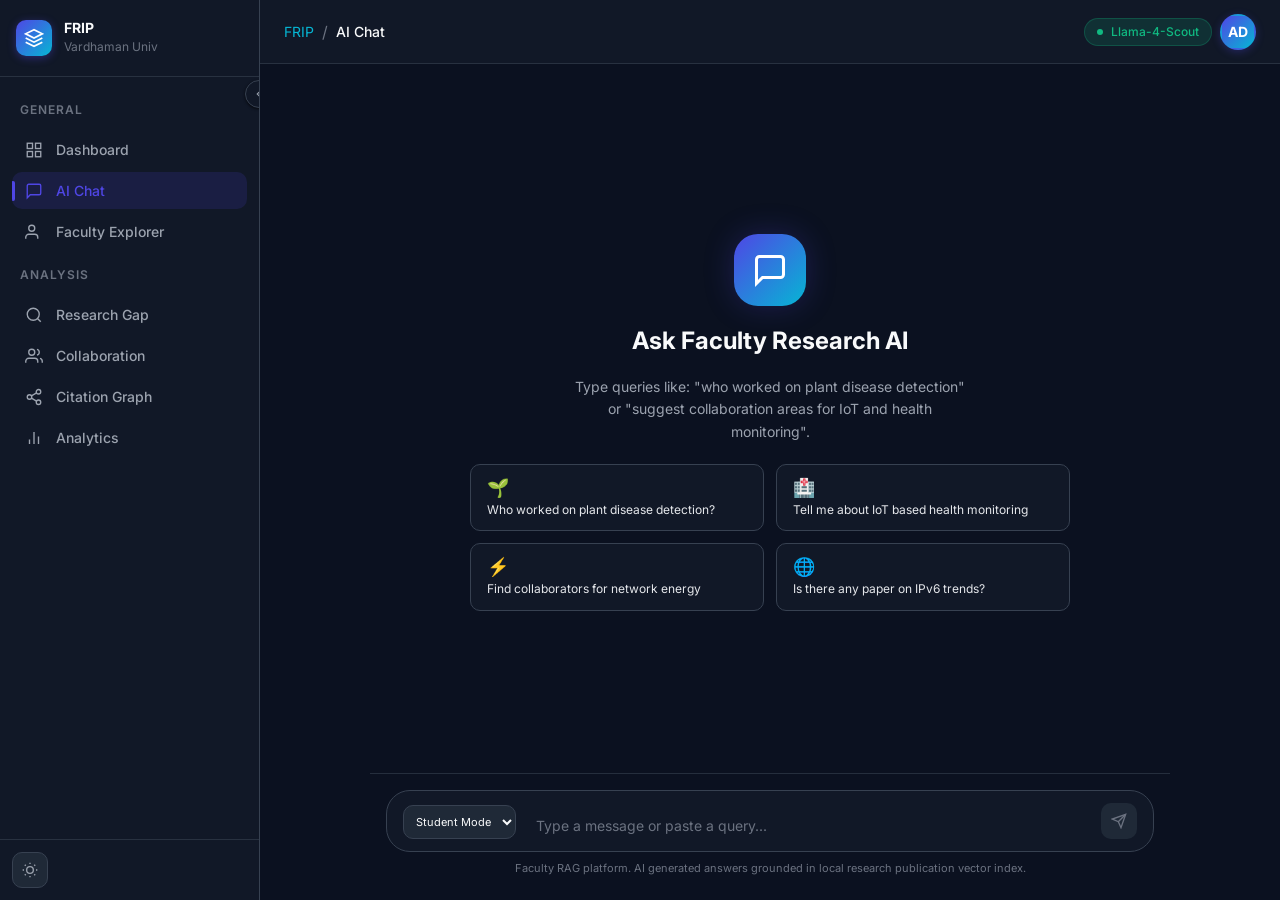
<file: templates/chat.html>
<!DOCTYPE html>
<html lang="en" data-theme="dark">
<head>
  <meta charset="UTF-8">
  <meta name="viewport" content="width=device-width, initial-scale=1.0">
  <title>AI Chat — Faculty Research Intelligence Platform</title>
  <link rel="stylesheet" href="../static/css/variables.css">
  <link rel="stylesheet" href="../static/css/base.css">
  <link rel="stylesheet" href="../static/css/layout.css">
  <link rel="stylesheet" href="../static/css/sidebar.css">
  <link rel="stylesheet" href="../static/css/navbar.css">
  <link rel="stylesheet" href="../static/css/cards.css">
  <link rel="stylesheet" href="../static/css/chat.css">
  <link rel="stylesheet" href="../static/css/animations.css">
  <link rel="stylesheet" href="../static/css/responsive.css">
</head>
<body>
  <div class="app-container">
    <!-- Sidebar -->
    <aside class="sidebar" role="navigation" aria-label="Main Navigation">
      <a href="index.html" class="sidebar-logo">
        <div class="logo-icon">
          <svg viewBox="0 0 24 24" fill="none" stroke="currentColor" stroke-width="2">
            <path d="M12 2L2 7l10 5 10-5-10-5z"/>
            <path d="M2 17l10 5 10-5"/>
            <path d="M2 12l10 5 10-5"/>
          </svg>
        </div>
        <div class="logo-text">
          <span class="logo-name">FRIP</span>
          <span class="logo-tagline">Vardhaman Univ</span>
        </div>
      </a>
      <div class="sidebar-nav">
        <span class="nav-section-label">General</span>
        <a href="dashboard.html" class="nav-item" data-label="Dashboard">
          <span class="nav-icon">
            <svg viewBox="0 0 24 24" fill="none" stroke="currentColor" stroke-width="2">
              <rect x="3" y="3" width="7" height="7"/><rect x="14" y="3" width="7" height="7"/>
              <rect x="14" y="14" width="7" height="7"/><rect x="3" y="14" width="7" height="7"/>
            </svg>
          </span>
          <span class="nav-label">Dashboard</span>
        </a>
        <a href="chat.html" class="nav-item active" data-label="AI Chat">
          <span class="nav-icon">
            <svg viewBox="0 0 24 24" fill="none" stroke="currentColor" stroke-width="2">
              <path d="M21 15a2 2 0 0 1-2 2H7l-4 4V5a2 2 0 0 1 2-2h14a2 2 0 0 1 2 2z"/>
            </svg>
          </span>
          <span class="nav-label">AI Chat</span>
        </a>
        <a href="faculty.html" class="nav-item" data-label="Faculty Explorer">
          <span class="nav-icon">
            <svg viewBox="0 0 24 24" fill="none" stroke="currentColor" stroke-width="2">
              <path d="M17 21v-2a4 4 0 0 0-4-4H5a4 4 0 0 0-4 4v2"/><circle cx="9" cy="7" r="4"/>
            </svg>
          </span>
          <span class="nav-label">Faculty Explorer</span>
        </a>
        <span class="nav-section-label">Analysis</span>
        <a href="research_gap.html" class="nav-item" data-label="Gap Analysis">
          <span class="nav-icon">
            <svg viewBox="0 0 24 24" fill="none" stroke="currentColor" stroke-width="2">
              <circle cx="11" cy="11" r="8"/><line x1="21" y1="21" x2="16.65" y2="16.65"/>
            </svg>
          </span>
          <span class="nav-label">Research Gap</span>
        </a>
        <a href="collaboration.html" class="nav-item" data-label="Collaboration">
          <span class="nav-icon">
            <svg viewBox="0 0 24 24" fill="none" stroke="currentColor" stroke-width="2">
              <path d="M17 21v-2a4 4 0 0 0-4-4H5a4 4 0 0 0-4 4v2"/><circle cx="9" cy="7" r="4"/>
              <path d="M23 21v-2a4 4 0 0 0-3-3.87"/><path d="M16 3.13a4 4 0 0 1 0 7.75"/>
            </svg>
          </span>
          <span class="nav-label">Collaboration</span>
        </a>
        <a href="citation_graph.html" class="nav-item" data-label="Citation Graph">
          <span class="nav-icon">
            <svg viewBox="0 0 24 24" fill="none" stroke="currentColor" stroke-width="2">
              <circle cx="18" cy="5" r="3"/><circle cx="6" cy="12" r="3"/><circle cx="18" cy="19" r="3"/>
              <line x1="8.59" y1="13.51" x2="15.42" y2="17.49"/><line x1="15.41" y1="6.51" x2="8.59" y2="10.49"/>
            </svg>
          </span>
          <span class="nav-label">Citation Graph</span>
        </a>
        <a href="analytics.html" class="nav-item" data-label="Analytics">
          <span class="nav-icon">
            <svg viewBox="0 0 24 24" fill="none" stroke="currentColor" stroke-width="2">
              <line x1="18" y1="20" x2="18" y2="10"/><line x1="12" y1="20" x2="12" y2="4"/><line x1="6" y1="20" x2="6" y2="14"/>
            </svg>
          </span>
          <span class="nav-label">Analytics</span>
        </a>
      </div>
      <div class="sidebar-footer">
        <button class="btn btn-ghost btn-icon theme-toggle" data-action="theme-toggle" aria-label="Toggle theme"></button>
      </div>
      <button class="sidebar-toggle" aria-label="Toggle sidebar collapse">
        <svg viewBox="0 0 24 24" fill="none" stroke="currentColor" stroke-width="2">
          <polyline points="15 18 9 12 15 6"/>
        </svg>
      </button>
    </aside>

    <div class="sidebar-overlay"></div>

    <!-- Main Area -->
    <main class="main-area">
      <!-- Top Navigation -->
      <nav class="navbar" role="navigation" aria-label="Top navigation">
        <button class="hamburger" aria-label="Open navigation menu">
          <svg viewBox="0 0 24 24" fill="none" stroke="currentColor" stroke-width="2">
            <line x1="3" y1="12" x2="21" y2="12"/><line x1="3" y1="6" x2="21" y2="6"/><line x1="3" y1="18" x2="21" y2="18"/>
          </svg>
        </button>
        <div class="breadcrumb">
          <div class="breadcrumb-item"><a href="index.html">FRIP</a></div>
          <div class="breadcrumb-sep">/</div>
          <div class="breadcrumb-item">AI Chat</div>
        </div>
        <div class="navbar-actions">
          <div class="model-badge">Llama-4-Scout</div>
          <div class="user-avatar" title="User Profile">AD</div>
        </div>
      </nav>

      <!-- Page Content -->
      <div class="page-content" style="padding: 0;">
        <div class="chat-page">
          <!-- Messages Area -->
          <div class="messages-area" id="chat-messages">
            <!-- Welcome Screen -->
            <div class="chat-welcome" id="chat-welcome">
              <div class="chat-welcome-icon">
                <svg viewBox="0 0 24 24" fill="none" stroke="currentColor" stroke-width="2">
                  <path d="M21 15a2 2 0 0 1-2 2H7l-4 4V5a2 2 0 0 1 2-2h14a2 2 0 0 1 2 2z"/>
                </svg>
              </div>
              <h2>Ask Faculty Research AI</h2>
              <p>Type queries like: "who worked on plant disease detection" or "suggest collaboration areas for IoT and health monitoring".</p>
              
              <div class="suggested-questions">
                <button class="suggestion-btn ripple" data-query="who worked on plant disease detection?">
                  <span class="suggestion-icon">🌱</span>
                  <span class="suggestion-text">Who worked on plant disease detection?</span>
                </button>
                <button class="suggestion-btn ripple" data-query="tell me about IoT based health monitoring systems">
                  <span class="suggestion-icon">🏥</span>
                  <span class="suggestion-text">Tell me about IoT based health monitoring</span>
                </button>
                <button class="suggestion-btn ripple" data-query="find collaborators for network energy consumption">
                  <span class="suggestion-icon">⚡</span>
                  <span class="suggestion-text">Find collaborators for network energy</span>
                </button>
                <button class="suggestion-btn ripple" data-query="is there any paper on IPv6 adoption trends?">
                  <span class="suggestion-icon">🌐</span>
                  <span class="suggestion-text">Is there any paper on IPv6 trends?</span>
                </button>
              </div>
            </div>
          </div>

          <div class="chat-input-area">
            <div class="chat-input-wrapper">
              <select id="chat-role" style="background:var(--bg-surface-2); border:1px solid var(--border-color); border-radius:var(--radius-md); padding:0 var(--space-2); color:var(--text-primary); font-size:11px; margin-right:8px; cursor:pointer; height:34px;" aria-label="Select role mode">
                <option value="student" selected>Student Mode</option>
                <option value="faculty">Faculty Mode</option>
              </select>
              <textarea id="chat-input" rows="1" placeholder="Type a message or paste a query..." aria-label="Chat query input"></textarea>
              <div class="chat-actions">
                <button class="send-btn ripple" id="chat-send-btn" disabled aria-label="Send Query">
                  <svg viewBox="0 0 24 24" fill="none" stroke="currentColor" stroke-width="2">
                    <line x1="22" y1="2" x2="11" y2="13"/><polygon points="22 2 15 22 11 13 2 9 22 2"/>
                  </svg>
                </button>
              </div>
            </div>
            <div class="chat-footer-note">Faculty RAG platform. AI generated answers grounded in local research publication vector index.</div>
          </div>
        </div>
      </div>
    </main>
  </div>

  <script type="module" src="../static/js/app.js"></script>
  <script type="module" src="../static/js/chat.js"></script>
</body>
</html>
</file>
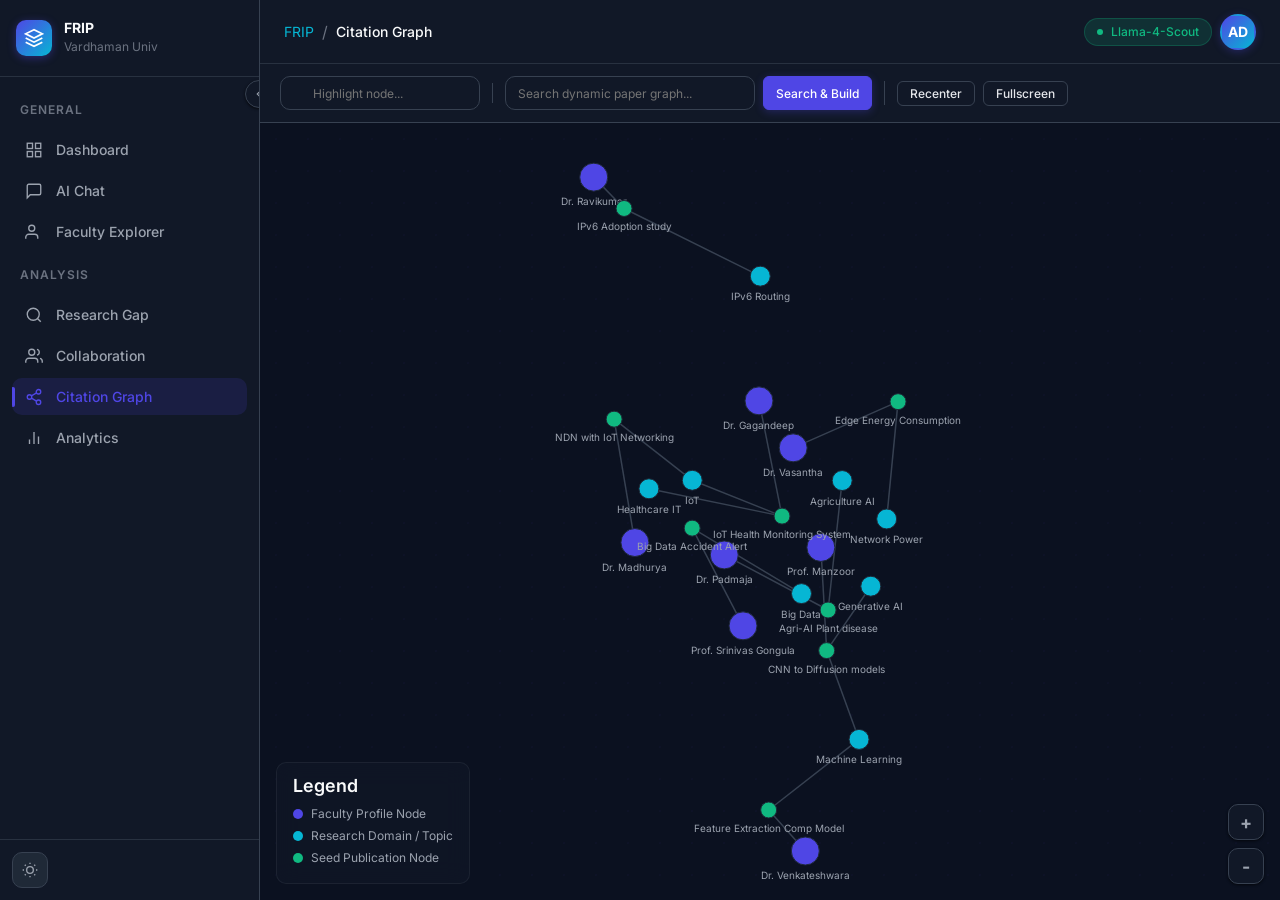
<file: templates/citation_graph.html>
<!DOCTYPE html>
<html lang="en" data-theme="dark">
<head>
  <meta charset="UTF-8">
  <meta name="viewport" content="width=device-width, initial-scale=1.0">
  <title>Citation Graph — Faculty Research Intelligence Platform</title>
  <link rel="stylesheet" href="../static/css/variables.css">
  <link rel="stylesheet" href="../static/css/base.css">
  <link rel="stylesheet" href="../static/css/layout.css">
  <link rel="stylesheet" href="../static/css/sidebar.css">
  <link rel="stylesheet" href="../static/css/navbar.css">
  <link rel="stylesheet" href="../static/css/cards.css">
  <link rel="stylesheet" href="../static/css/graph.css">
  <link rel="stylesheet" href="../static/css/animations.css">
  <link rel="stylesheet" href="../static/css/responsive.css">
</head>
<body>
  <div class="app-container">
    <!-- Sidebar -->
    <aside class="sidebar" role="navigation" aria-label="Main Navigation">
      <a href="index.html" class="sidebar-logo">
        <div class="logo-icon">
          <svg viewBox="0 0 24 24" fill="none" stroke="currentColor" stroke-width="2">
            <path d="M12 2L2 7l10 5 10-5-10-5z"/>
            <path d="M2 17l10 5 10-5"/>
            <path d="M2 12l10 5 10-5"/>
          </svg>
        </div>
        <div class="logo-text">
          <span class="logo-name">FRIP</span>
          <span class="logo-tagline">Vardhaman Univ</span>
        </div>
      </a>
      <div class="sidebar-nav">
        <span class="nav-section-label">General</span>
        <a href="dashboard.html" class="nav-item" data-label="Dashboard">
          <span class="nav-icon">
            <svg viewBox="0 0 24 24" fill="none" stroke="currentColor" stroke-width="2">
              <rect x="3" y="3" width="7" height="7"/><rect x="14" y="3" width="7" height="7"/>
              <rect x="14" y="14" width="7" height="7"/><rect x="3" y="14" width="7" height="7"/>
            </svg>
          </span>
          <span class="nav-label">Dashboard</span>
        </a>
        <a href="chat.html" class="nav-item" data-label="AI Chat">
          <span class="nav-icon">
            <svg viewBox="0 0 24 24" fill="none" stroke="currentColor" stroke-width="2">
              <path d="M21 15a2 2 0 0 1-2 2H7l-4 4V5a2 2 0 0 1 2-2h14a2 2 0 0 1 2 2z"/>
            </svg>
          </span>
          <span class="nav-label">AI Chat</span>
        </a>
        <a href="faculty.html" class="nav-item" data-label="Faculty Explorer">
          <span class="nav-icon">
            <svg viewBox="0 0 24 24" fill="none" stroke="currentColor" stroke-width="2">
              <path d="M17 21v-2a4 4 0 0 0-4-4H5a4 4 0 0 0-4 4v2"/><circle cx="9" cy="7" r="4"/>
            </svg>
          </span>
          <span class="nav-label">Faculty Explorer</span>
        </a>
        <span class="nav-section-label">Analysis</span>
        <a href="research_gap.html" class="nav-item" data-label="Gap Analysis">
          <span class="nav-icon">
            <svg viewBox="0 0 24 24" fill="none" stroke="currentColor" stroke-width="2">
              <circle cx="11" cy="11" r="8"/><line x1="21" y1="21" x2="16.65" y2="16.65"/>
            </svg>
          </span>
          <span class="nav-label">Research Gap</span>
        </a>
        <a href="collaboration.html" class="nav-item" data-label="Collaboration">
          <span class="nav-icon">
            <svg viewBox="0 0 24 24" fill="none" stroke="currentColor" stroke-width="2">
              <path d="M17 21v-2a4 4 0 0 0-4-4H5a4 4 0 0 0-4 4v2"/><circle cx="9" cy="7" r="4"/>
              <path d="M23 21v-2a4 4 0 0 0-3-3.87"/><path d="M16 3.13a4 4 0 0 1 0 7.75"/>
            </svg>
          </span>
          <span class="nav-label">Collaboration</span>
        </a>
        <a href="citation_graph.html" class="nav-item active" data-label="Citation Graph">
          <span class="nav-icon">
            <svg viewBox="0 0 24 24" fill="none" stroke="currentColor" stroke-width="2">
              <circle cx="18" cy="5" r="3"/><circle cx="6" cy="12" r="3"/><circle cx="18" cy="19" r="3"/>
              <line x1="8.59" y1="13.51" x2="15.42" y2="17.49"/><line x1="15.41" y1="6.51" x2="8.59" y2="10.49"/>
            </svg>
          </span>
          <span class="nav-label">Citation Graph</span>
        </a>
        <a href="analytics.html" class="nav-item" data-label="Analytics">
          <span class="nav-icon">
            <svg viewBox="0 0 24 24" fill="none" stroke="currentColor" stroke-width="2">
              <line x1="18" y1="20" x2="18" y2="10"/><line x1="12" y1="20" x2="12" y2="4"/><line x1="6" y1="20" x2="6" y2="14"/>
            </svg>
          </span>
          <span class="nav-label">Analytics</span>
        </a>
      </div>
      <div class="sidebar-footer">
        <button class="btn btn-ghost btn-icon theme-toggle" data-action="theme-toggle" aria-label="Toggle theme"></button>
      </div>
      <button class="sidebar-toggle" aria-label="Toggle sidebar collapse">
        <svg viewBox="0 0 24 24" fill="none" stroke="currentColor" stroke-width="2">
          <polyline points="15 18 9 12 15 6"/>
        </svg>
      </button>
    </aside>

    <div class="sidebar-overlay"></div>

    <!-- Main Area -->
    <main class="main-area">
      <!-- Top Navigation -->
      <nav class="navbar" role="navigation" aria-label="Top navigation">
        <button class="hamburger" aria-label="Open navigation menu">
          <svg viewBox="0 0 24 24" fill="none" stroke="currentColor" stroke-width="2">
            <line x1="3" y1="12" x2="21" y2="12"/><line x1="3" y1="6" x2="21" y2="6"/><line x1="3" y1="18" x2="21" y2="18"/>
          </svg>
        </button>
        <div class="breadcrumb">
          <div class="breadcrumb-item"><a href="index.html">FRIP</a></div>
          <div class="breadcrumb-sep">/</div>
          <div class="breadcrumb-item">Citation Graph</div>
        </div>
        <div class="navbar-actions">
          <div class="model-badge">Llama-4-Scout</div>
          <div class="user-avatar" title="User Profile">AD</div>
        </div>
      </nav>

      <!-- Page Content -->
      <div class="page-content" style="padding: 0;">
        <div class="graph-page">
          <!-- Toolbar -->
          <div class="graph-toolbar">
            <div class="graph-toolbar-group">
              <div class="graph-search" style="display: flex; gap: var(--space-2); align-items: center; position: relative;">
                <input type="text" id="graph-search-input" placeholder="Highlight node..." aria-label="Search citation node">
                <div class="graph-toolbar-sep" style="height: 20px; margin: 0 var(--space-1);"></div>
                <input type="text" id="scholar-search-input" placeholder="Search dynamic paper graph..." style="width: 250px; height: 34px; background: var(--bg-surface); border: 1px solid var(--border-color); border-radius: var(--radius-md); padding: 0 var(--space-3); font-size: var(--text-xs); color: var(--text-primary);" aria-label="Search Scholar paper">
                <button class="btn btn-primary btn-sm" id="scholar-search-btn" style="height: 34px; padding: 0 var(--space-3); font-size: var(--text-xs);">Search & Build</button>
                
                <!-- Autocomplete Dropdown -->
                <div id="scholar-search-results" style="display:none; position:absolute; top: 40px; left: 240px; width: 360px; background:var(--bg-surface-2); border:1px solid var(--border-color); border-radius:var(--radius-md); box-shadow:var(--shadow-lg); z-index:1000; max-height:220px; overflow-y:auto; padding: var(--space-2);"></div>
              </div>
            </div>
            
            <div class="graph-toolbar-sep"></div>

            <div class="graph-toolbar-group">
              <button class="btn btn-ghost btn-sm" id="graph-reset-pan-btn" title="Recenter Graph">Recenter</button>
              <button class="btn btn-ghost btn-sm" id="graph-fullscreen-btn" title="Toggle Fullscreen">Fullscreen</button>
            </div>
          </div>

          <!-- Canvas Workspace -->
          <div class="graph-canvas-wrap" id="graph-workspace">
            <canvas id="graph-canvas"></canvas>

            <!-- Float Info Panel -->
            <div class="node-detail-panel" id="graph-node-details">
              <button class="node-detail-close" id="graph-details-close-btn">×</button>
              <h4 style="font-size: var(--text-sm); font-weight: var(--weight-semibold); color: var(--color-primary);" id="detail-title">Dr. Padmaja</h4>
              <p style="font-size: var(--text-xs); color: var(--text-muted); margin-top: var(--space-2);" id="detail-type">Node Type: Faculty</p>
              <div class="divider"></div>
              <p style="font-size: 11px; line-height: 1.4; color: var(--text-secondary);" id="detail-desc">
                Research paper grounding, citation connections and domain matches.
              </p>
            </div>

            <!-- Legend -->
            <div class="graph-legend">
              <h5 class="graph-legend-title">Legend</h5>
              <div class="graph-legend-item">
                <span class="graph-legend-dot" style="background: #4F46E5;"></span>
                <span>Faculty Profile Node</span>
              </div>
              <div class="graph-legend-item">
                <span class="graph-legend-dot" style="background: #06B6D4;"></span>
                <span>Research Domain / Topic</span>
              </div>
              <div class="graph-legend-item">
                <span class="graph-legend-dot" style="background: #10B981;"></span>
                <span>Seed Publication Node</span>
              </div>
            </div>

            <!-- Zoom -->
            <div class="graph-zoom-controls">
              <button class="zoom-btn" id="graph-zoom-in" aria-label="Zoom In">+</button>
              <button class="zoom-btn" id="graph-zoom-out" aria-label="Zoom Out">-</button>
            </div>
          </div>
        </div>
      </div>
    </main>
  </div>

  <script type="module" src="../static/js/app.js"></script>
  <script type="module" src="../static/js/citation.js"></script>
</body>
</html>
</file>
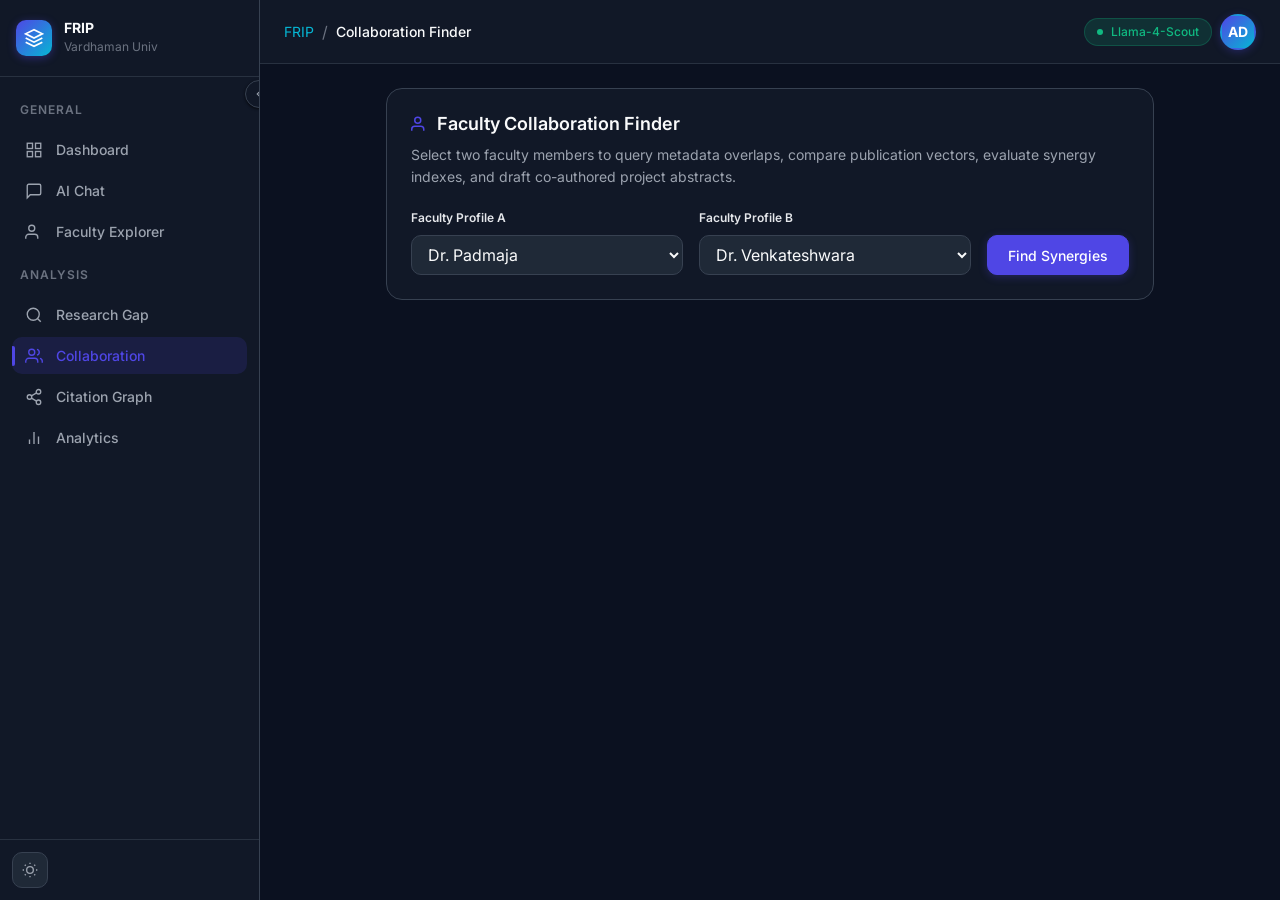
<file: templates/collaboration.html>
<!DOCTYPE html>
<html lang="en" data-theme="dark">
<head>
  <meta charset="UTF-8">
  <meta name="viewport" content="width=device-width, initial-scale=1.0">
  <title>Collaboration Finder — Faculty Research Intelligence Platform</title>
  <link rel="stylesheet" href="../static/css/variables.css">
  <link rel="stylesheet" href="../static/css/base.css">
  <link rel="stylesheet" href="../static/css/layout.css">
  <link rel="stylesheet" href="../static/css/sidebar.css">
  <link rel="stylesheet" href="../static/css/navbar.css">
  <link rel="stylesheet" href="../static/css/cards.css">
  <link rel="stylesheet" href="../static/css/animations.css">
  <link rel="stylesheet" href="../static/css/responsive.css">
</head>
<body>
  <div class="app-container">
    <!-- Sidebar -->
    <aside class="sidebar" role="navigation" aria-label="Main Navigation">
      <a href="index.html" class="sidebar-logo">
        <div class="logo-icon">
          <svg viewBox="0 0 24 24" fill="none" stroke="currentColor" stroke-width="2">
            <path d="M12 2L2 7l10 5 10-5-10-5z"/>
            <path d="M2 17l10 5 10-5"/>
            <path d="M2 12l10 5 10-5"/>
          </svg>
        </div>
        <div class="logo-text">
          <span class="logo-name">FRIP</span>
          <span class="logo-tagline">Vardhaman Univ</span>
        </div>
      </a>
      <div class="sidebar-nav">
        <span class="nav-section-label">General</span>
        <a href="dashboard.html" class="nav-item" data-label="Dashboard">
          <span class="nav-icon">
            <svg viewBox="0 0 24 24" fill="none" stroke="currentColor" stroke-width="2">
              <rect x="3" y="3" width="7" height="7"/><rect x="14" y="3" width="7" height="7"/>
              <rect x="14" y="14" width="7" height="7"/><rect x="3" y="14" width="7" height="7"/>
            </svg>
          </span>
          <span class="nav-label">Dashboard</span>
        </a>
        <a href="chat.html" class="nav-item" data-label="AI Chat">
          <span class="nav-icon">
            <svg viewBox="0 0 24 24" fill="none" stroke="currentColor" stroke-width="2">
              <path d="M21 15a2 2 0 0 1-2 2H7l-4 4V5a2 2 0 0 1 2-2h14a2 2 0 0 1 2 2z"/>
            </svg>
          </span>
          <span class="nav-label">AI Chat</span>
        </a>
        <a href="faculty.html" class="nav-item" data-label="Faculty Explorer">
          <span class="nav-icon">
            <svg viewBox="0 0 24 24" fill="none" stroke="currentColor" stroke-width="2">
              <path d="M17 21v-2a4 4 0 0 0-4-4H5a4 4 0 0 0-4 4v2"/><circle cx="9" cy="7" r="4"/>
            </svg>
          </span>
          <span class="nav-label">Faculty Explorer</span>
        </a>
        <span class="nav-section-label">Analysis</span>
        <a href="research_gap.html" class="nav-item" data-label="Gap Analysis">
          <span class="nav-icon">
            <svg viewBox="0 0 24 24" fill="none" stroke="currentColor" stroke-width="2">
              <circle cx="11" cy="11" r="8"/><line x1="21" y1="21" x2="16.65" y2="16.65"/>
            </svg>
          </span>
          <span class="nav-label">Research Gap</span>
        </a>
        <a href="collaboration.html" class="nav-item active" data-label="Collaboration">
          <span class="nav-icon">
            <svg viewBox="0 0 24 24" fill="none" stroke="currentColor" stroke-width="2">
              <path d="M17 21v-2a4 4 0 0 0-4-4H5a4 4 0 0 0-4 4v2"/><circle cx="9" cy="7" r="4"/>
              <path d="M23 21v-2a4 4 0 0 0-3-3.87"/><path d="M16 3.13a4 4 0 0 1 0 7.75"/>
            </svg>
          </span>
          <span class="nav-label">Collaboration</span>
        </a>
        <a href="citation_graph.html" class="nav-item" data-label="Citation Graph">
          <span class="nav-icon">
            <svg viewBox="0 0 24 24" fill="none" stroke="currentColor" stroke-width="2">
              <circle cx="18" cy="5" r="3"/><circle cx="6" cy="12" r="3"/><circle cx="18" cy="19" r="3"/>
              <line x1="8.59" y1="13.51" x2="15.42" y2="17.49"/><line x1="15.41" y1="6.51" x2="8.59" y2="10.49"/>
            </svg>
          </span>
          <span class="nav-label">Citation Graph</span>
        </a>
        <a href="analytics.html" class="nav-item" data-label="Analytics">
          <span class="nav-icon">
            <svg viewBox="0 0 24 24" fill="none" stroke="currentColor" stroke-width="2">
              <line x1="18" y1="20" x2="18" y2="10"/><line x1="12" y1="20" x2="12" y2="4"/><line x1="6" y1="20" x2="6" y2="14"/>
            </svg>
          </span>
          <span class="nav-label">Analytics</span>
        </a>
      </div>
      <div class="sidebar-footer">
        <button class="btn btn-ghost btn-icon theme-toggle" data-action="theme-toggle" aria-label="Toggle theme"></button>
      </div>
      <button class="sidebar-toggle" aria-label="Toggle sidebar collapse">
        <svg viewBox="0 0 24 24" fill="none" stroke="currentColor" stroke-width="2">
          <polyline points="15 18 9 12 15 6"/>
        </svg>
      </button>
    </aside>

    <div class="sidebar-overlay"></div>

    <!-- Main Area -->
    <main class="main-area">
      <!-- Top Navigation -->
      <nav class="navbar" role="navigation" aria-label="Top navigation">
        <button class="hamburger" aria-label="Open navigation menu">
          <svg viewBox="0 0 24 24" fill="none" stroke="currentColor" stroke-width="2">
            <line x1="3" y1="12" x2="21" y2="12"/><line x1="3" y1="6" x2="21" y2="6"/><line x1="3" y1="18" x2="21" y2="18"/>
          </svg>
        </button>
        <div class="breadcrumb">
          <div class="breadcrumb-item"><a href="index.html">FRIP</a></div>
          <div class="breadcrumb-sep">/</div>
          <div class="breadcrumb-item">Collaboration Finder</div>
        </div>
        <div class="navbar-actions">
          <div class="model-badge">Llama-4-Scout</div>
          <div class="user-avatar" title="User Profile">AD</div>
        </div>
      </nav>

      <!-- Page Content -->
      <div class="page-content">
        <div class="content-wrapper" style="max-width: 800px;">
          <!-- Selection panel -->
          <div class="panel" style="margin-bottom: var(--space-6);">
            <h3 class="section-title" style="margin-bottom: var(--space-2);">
              <svg width="18" height="18" viewBox="0 0 24 24" fill="none" stroke="currentColor" stroke-width="2">
                <path d="M17 21v-2a4 4 0 0 0-4-4H5a4 4 0 0 0-4 4v2"/><circle cx="9" cy="7" r="4"/>
              </svg>
              Faculty Collaboration Finder
            </h3>
            <p style="font-size: var(--text-sm); color: var(--text-muted); margin-bottom: var(--space-5);">
              Select two faculty members to query metadata overlaps, compare publication vectors, evaluate synergy indexes, and draft co-authored project abstracts.
            </p>
            <form id="collab-form" style="display: flex; gap: var(--space-4); align-items: flex-end; flex-wrap: wrap;">
              <div style="flex:1; min-width:200px; display:flex; flex-direction:column; gap:var(--space-2);">
                <label for="collab-a" style="font-size:12px; font-weight:var(--weight-semibold); color:var(--text-secondary);">Faculty Profile A</label>
                <select id="collab-a" required style="height:40px; background:var(--bg-surface-2); border:1px solid var(--border-color); border-radius:var(--radius-md); padding:0 var(--space-3); color:var(--text-primary);">
                  <!-- Loaded dynamically -->
                </select>
              </div>

              <div style="flex:1; min-width:200px; display:flex; flex-direction:column; gap:var(--space-2);">
                <label for="collab-b" style="font-size:12px; font-weight:var(--weight-semibold); color:var(--text-secondary);">Faculty Profile B</label>
                <select id="collab-b" required style="height:40px; background:var(--bg-surface-2); border:1px solid var(--border-color); border-radius:var(--radius-md); padding:0 var(--space-3); color:var(--text-primary);">
                  <!-- Loaded dynamically -->
                </select>
              </div>

              <button type="submit" class="btn btn-primary ripple" id="collab-submit-btn" style="height: 40px;">Find Synergies</button>
            </form>
          </div>

          <!-- Loading state -->
          <div id="collab-loading" style="display: none; text-align: center; padding: var(--space-12);">
            <div class="spinner spinner-primary" style="width: 32px; height: 32px; margin: 0 auto var(--space-3);"></div>
            <p style="color: var(--text-muted); font-size: var(--text-sm);">Evaluating co-citation scores, parsing cross-references, and matching research focus indexes...</p>
          </div>

          <!-- Results Panel -->
          <div class="panel animate-fade-in-up" id="collab-result-panel" style="display: none;">
            <h4 style="font-weight: var(--weight-semibold); color: var(--color-accent); margin-bottom: var(--space-4);">AI Synergy Evaluation</h4>
            <div class="md-content" id="collab-response-text" style="font-size: var(--text-sm);">
              <!-- Synergy response text goes here -->
            </div>
            
            <div class="divider"></div>
            <div style="display: flex; justify-content: flex-end;">
              <button class="btn btn-ghost btn-sm" id="collab-reset-btn">Reset Matcher</button>
            </div>
          </div>

        </div>
      </div>
    </main>
  </div>

  <script type="module" src="../static/js/app.js"></script>
  <script type="module" src="../static/js/collaboration.js"></script>
</body>
</html>
</file>
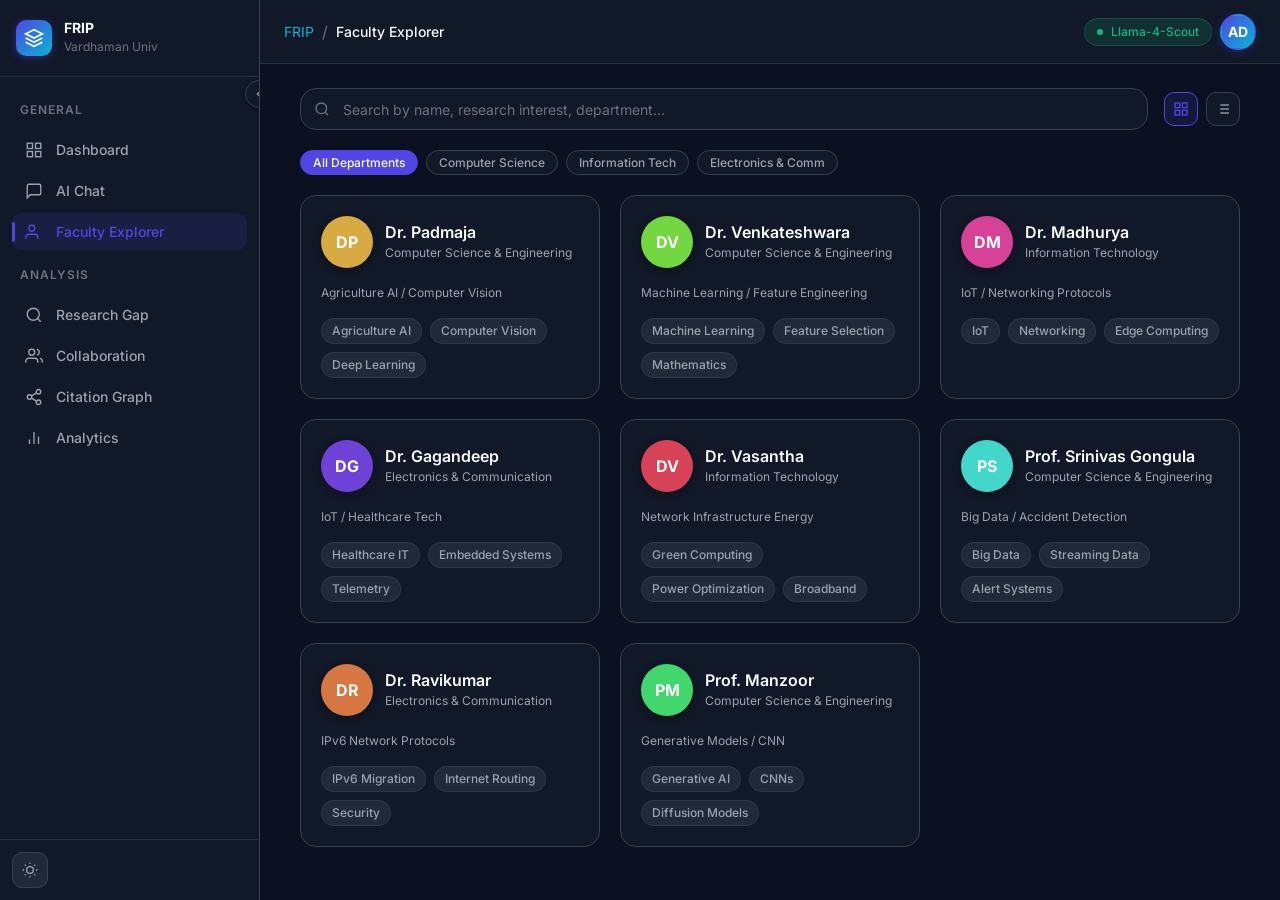
<file: templates/faculty.html>
<!DOCTYPE html>
<html lang="en" data-theme="dark">
<head>
  <meta charset="UTF-8">
  <meta name="viewport" content="width=device-width, initial-scale=1.0">
  <title>Faculty Explorer — Faculty Research Intelligence Platform</title>
  <link rel="stylesheet" href="../static/css/variables.css">
  <link rel="stylesheet" href="../static/css/base.css">
  <link rel="stylesheet" href="../static/css/layout.css">
  <link rel="stylesheet" href="../static/css/sidebar.css">
  <link rel="stylesheet" href="../static/css/navbar.css">
  <link rel="stylesheet" href="../static/css/cards.css">
  <link rel="stylesheet" href="../static/css/faculty.css">
  <link rel="stylesheet" href="../static/css/animations.css">
  <link rel="stylesheet" href="../static/css/responsive.css">
</head>
<body>
  <div class="app-container">
    <!-- Sidebar -->
    <aside class="sidebar" role="navigation" aria-label="Main Navigation">
      <a href="index.html" class="sidebar-logo">
        <div class="logo-icon">
          <svg viewBox="0 0 24 24" fill="none" stroke="currentColor" stroke-width="2">
            <path d="M12 2L2 7l10 5 10-5-10-5z"/>
            <path d="M2 17l10 5 10-5"/>
            <path d="M2 12l10 5 10-5"/>
          </svg>
        </div>
        <div class="logo-text">
          <span class="logo-name">FRIP</span>
          <span class="logo-tagline">Vardhaman Univ</span>
        </div>
      </a>
      <div class="sidebar-nav">
        <span class="nav-section-label">General</span>
        <a href="dashboard.html" class="nav-item" data-label="Dashboard">
          <span class="nav-icon">
            <svg viewBox="0 0 24 24" fill="none" stroke="currentColor" stroke-width="2">
              <rect x="3" y="3" width="7" height="7"/><rect x="14" y="3" width="7" height="7"/>
              <rect x="14" y="14" width="7" height="7"/><rect x="3" y="14" width="7" height="7"/>
            </svg>
          </span>
          <span class="nav-label">Dashboard</span>
        </a>
        <a href="chat.html" class="nav-item" data-label="AI Chat">
          <span class="nav-icon">
            <svg viewBox="0 0 24 24" fill="none" stroke="currentColor" stroke-width="2">
              <path d="M21 15a2 2 0 0 1-2 2H7l-4 4V5a2 2 0 0 1 2-2h14a2 2 0 0 1 2 2z"/>
            </svg>
          </span>
          <span class="nav-label">AI Chat</span>
        </a>
        <a href="faculty.html" class="nav-item active" data-label="Faculty Explorer">
          <span class="nav-icon">
            <svg viewBox="0 0 24 24" fill="none" stroke="currentColor" stroke-width="2">
              <path d="M17 21v-2a4 4 0 0 0-4-4H5a4 4 0 0 0-4 4v2"/><circle cx="9" cy="7" r="4"/>
            </svg>
          </span>
          <span class="nav-label">Faculty Explorer</span>
        </a>
        <span class="nav-section-label">Analysis</span>
        <a href="research_gap.html" class="nav-item" data-label="Gap Analysis">
          <span class="nav-icon">
            <svg viewBox="0 0 24 24" fill="none" stroke="currentColor" stroke-width="2">
              <circle cx="11" cy="11" r="8"/><line x1="21" y1="21" x2="16.65" y2="16.65"/>
            </svg>
          </span>
          <span class="nav-label">Research Gap</span>
        </a>
        <a href="collaboration.html" class="nav-item" data-label="Collaboration">
          <span class="nav-icon">
            <svg viewBox="0 0 24 24" fill="none" stroke="currentColor" stroke-width="2">
              <path d="M17 21v-2a4 4 0 0 0-4-4H5a4 4 0 0 0-4 4v2"/><circle cx="9" cy="7" r="4"/>
              <path d="M23 21v-2a4 4 0 0 0-3-3.87"/><path d="M16 3.13a4 4 0 0 1 0 7.75"/>
            </svg>
          </span>
          <span class="nav-label">Collaboration</span>
        </a>
        <a href="citation_graph.html" class="nav-item" data-label="Citation Graph">
          <span class="nav-icon">
            <svg viewBox="0 0 24 24" fill="none" stroke="currentColor" stroke-width="2">
              <circle cx="18" cy="5" r="3"/><circle cx="6" cy="12" r="3"/><circle cx="18" cy="19" r="3"/>
              <line x1="8.59" y1="13.51" x2="15.42" y2="17.49"/><line x1="15.41" y1="6.51" x2="8.59" y2="10.49"/>
            </svg>
          </span>
          <span class="nav-label">Citation Graph</span>
        </a>
        <a href="analytics.html" class="nav-item" data-label="Analytics">
          <span class="nav-icon">
            <svg viewBox="0 0 24 24" fill="none" stroke="currentColor" stroke-width="2">
              <line x1="18" y1="20" x2="18" y2="10"/><line x1="12" y1="20" x2="12" y2="4"/><line x1="6" y1="20" x2="6" y2="14"/>
            </svg>
          </span>
          <span class="nav-label">Analytics</span>
        </a>
      </div>
      <div class="sidebar-footer">
        <button class="btn btn-ghost btn-icon theme-toggle" data-action="theme-toggle" aria-label="Toggle theme"></button>
      </div>
      <button class="sidebar-toggle" aria-label="Toggle sidebar collapse">
        <svg viewBox="0 0 24 24" fill="none" stroke="currentColor" stroke-width="2">
          <polyline points="15 18 9 12 15 6"/>
        </svg>
      </button>
    </aside>

    <div class="sidebar-overlay"></div>

    <!-- Main Area -->
    <main class="main-area">
      <!-- Top Navigation -->
      <nav class="navbar" role="navigation" aria-label="Top navigation">
        <button class="hamburger" aria-label="Open navigation menu">
          <svg viewBox="0 0 24 24" fill="none" stroke="currentColor" stroke-width="2">
            <line x1="3" y1="12" x2="21" y2="12"/><line x1="3" y1="6" x2="21" y2="6"/><line x1="3" y1="18" x2="21" y2="18"/>
          </svg>
        </button>
        <div class="breadcrumb">
          <div class="breadcrumb-item"><a href="index.html">FRIP</a></div>
          <div class="breadcrumb-sep">/</div>
          <div class="breadcrumb-item">Faculty Explorer</div>
        </div>
        <div class="navbar-actions">
          <div class="model-badge">Llama-4-Scout</div>
          <div class="user-avatar" title="User Profile">AD</div>
        </div>
      </nav>

      <!-- Page Content -->
      <div class="page-content">
        <div class="content-wrapper">
          <!-- Controls Panel -->
          <div class="faculty-controls">
            <div class="faculty-search-wrap">
              <input type="text" id="faculty-search-input" placeholder="Search by name, research interest, department..." aria-label="Search faculty members">
              <span class="faculty-search-icon">
                <svg viewBox="0 0 24 24" fill="none" stroke="currentColor" stroke-width="2">
                  <circle cx="11" cy="11" r="8"/><line x1="21" y1="21" x2="16.65" y2="16.65"/>
                </svg>
              </span>
            </div>
            
            <div class="view-sort">
              <button class="view-btn active" id="view-grid-btn" title="Grid View" aria-label="Grid View">
                <svg viewBox="0 0 24 24" fill="none" stroke="currentColor" stroke-width="2">
                  <rect x="3" y="3" width="7" height="7"/><rect x="14" y="3" width="7" height="7"/>
                  <rect x="14" y="14" width="7" height="7"/><rect x="3" y="14" width="7" height="7"/>
                </svg>
              </button>
              <button class="view-btn" id="view-list-btn" title="List View" aria-label="List View">
                <svg viewBox="0 0 24 24" fill="none" stroke="currentColor" stroke-width="2">
                  <line x1="8" y1="6" x2="21" y2="6"/><line x1="8" y1="12" x2="21" y2="12"/><line x1="8" y1="18" x2="21" y2="18"/>
                  <line x1="3" y1="6" x2="3.01" y2="6"/><line x1="3" y1="12" x2="3.01" y2="12"/><line x1="3" y1="18" x2="3.01" y2="18"/>
                </svg>
              </button>
            </div>
          </div>

          <!-- Faculty Filter Chips -->
          <div class="filter-chips" style="margin-bottom: var(--space-5);">
            <button class="filter-chip active" data-dept="all">All Departments</button>
            <button class="filter-chip" data-dept="cse">Computer Science</button>
            <button class="filter-chip" data-dept="it">Information Tech</button>
            <button class="filter-chip" data-dept="ece">Electronics & Comm</button>
          </div>

          <!-- Faculty Display Grid -->
          <div class="faculty-grid" id="faculty-display-grid">
            <!-- Skeleton cards -->
            <div class="skeleton" style="height: 180px; border-radius: var(--radius-lg);"></div>
            <div class="skeleton" style="height: 180px; border-radius: var(--radius-lg);"></div>
            <div class="skeleton" style="height: 180px; border-radius: var(--radius-lg);"></div>
          </div>
        </div>
      </div>
    </main>
  </div>

  <!-- Faculty Detail Modal -->
  <div class="modal-backdrop" id="faculty-detail-modal">
    <div class="modal-box faculty-modal">
      <button class="node-detail-close" onclick="closeModal('faculty-detail-modal')">×</button>
      <div class="faculty-modal-header">
        <div class="faculty-modal-avatar" id="modal-avatar">PD</div>
        <div class="faculty-modal-info">
          <h3 class="faculty-modal-name" id="modal-name">Dr. Padmaja</h3>
          <div class="faculty-modal-domain" id="modal-domain">Plant Pathology / CV</div>
        </div>
      </div>
      <div class="divider"></div>
      <div>
        <h4 style="font-size: var(--text-sm); font-weight: var(--weight-semibold); margin-bottom: var(--space-2);">Research Overview</h4>
        <p style="font-size: var(--text-xs); color: var(--text-muted); line-height: 1.5;" id="modal-bio">
          Analyzing plant leaf disease visual indicators using convolutional neural networks and forecasting agricultural crop security profiles.
        </p>
      </div>
      <div class="faculty-modal-papers">
        <h4 style="font-size: var(--text-sm); font-weight: var(--weight-semibold); margin-bottom: var(--space-2);">Indexed Publication</h4>
        <div class="faculty-modal-paper-item" id="modal-paper-title">
          Agri-Ai-Intelligent-Plant-Disease-Surveillance-and-Predictive-Forecasting_PADMAJA.pdf
        </div>
      </div>
    </div>
  </div>

  <script type="module" src="../static/js/app.js"></script>
  <script type="module" src="../static/js/faculty.js"></script>
</body>
</html>
</file>
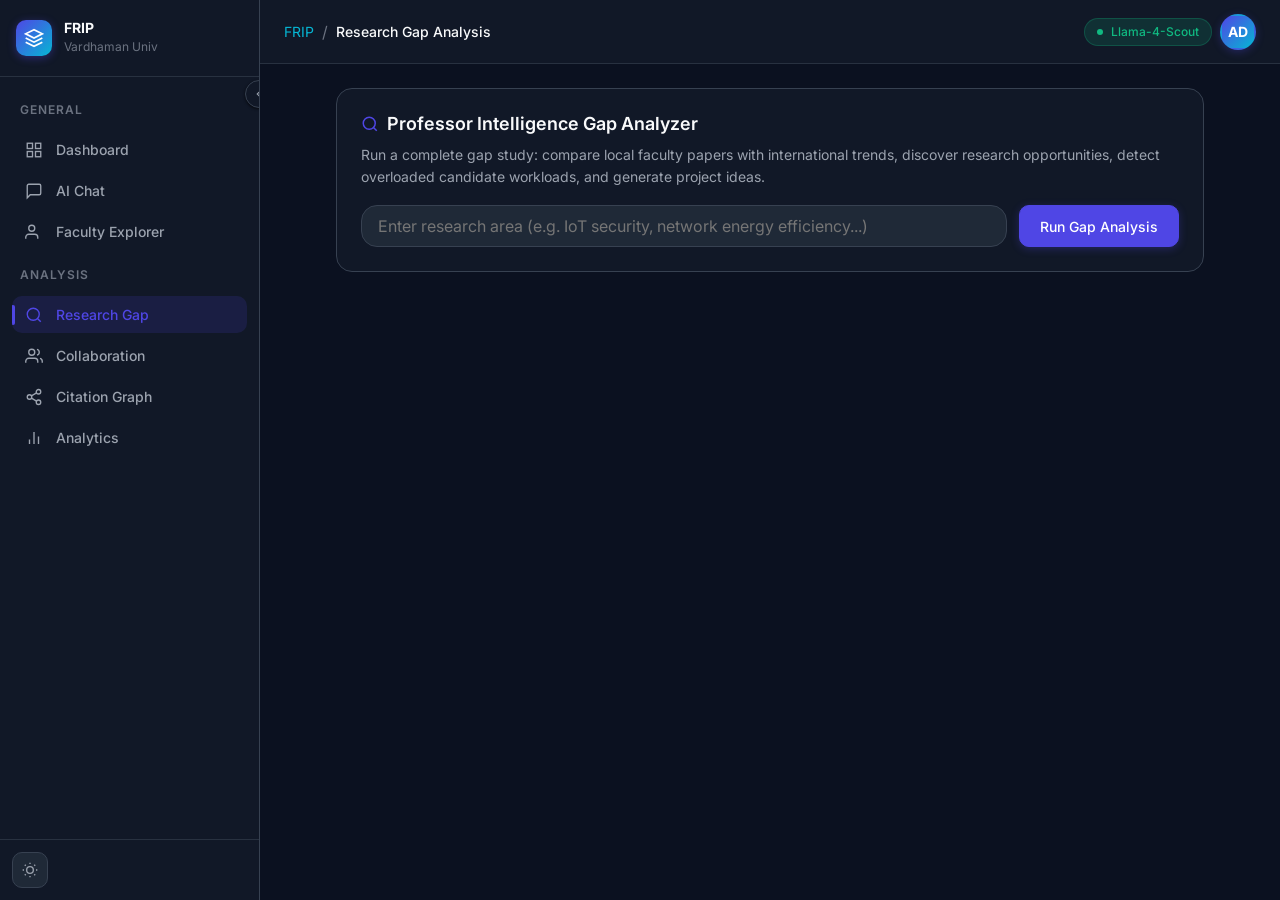
<file: templates/research_gap.html>
<!DOCTYPE html>
<html lang="en" data-theme="dark">
<head>
  <meta charset="UTF-8">
  <meta name="viewport" content="width=device-width, initial-scale=1.0">
  <title>Research Gap Analysis — Faculty Research Intelligence Platform</title>
  <link rel="stylesheet" href="../static/css/variables.css">
  <link rel="stylesheet" href="../static/css/base.css">
  <link rel="stylesheet" href="../static/css/layout.css">
  <link rel="stylesheet" href="../static/css/sidebar.css">
  <link rel="stylesheet" href="../static/css/navbar.css">
  <link rel="stylesheet" href="../static/css/cards.css">
  <link rel="stylesheet" href="../static/css/animations.css">
  <link rel="stylesheet" href="../static/css/responsive.css">
  <style>
    .gap-results-panel { display: none; flex-direction: column; gap: var(--space-6); }
    .project-suggestion-item {
      border: 1px solid var(--border-color);
      border-radius: var(--radius-md);
      padding: var(--space-4);
      background: var(--bg-surface-2);
      transition: all var(--ease-fast);
      position: relative;
    }
    .project-suggestion-item:hover {
      border-color: var(--color-primary);
    }
    .select-project-radio {
      position: absolute; top: var(--space-4); right: var(--space-4);
      width: 18px; height: 18px; cursor: pointer;
    }
    .email-preview-box {
      background: #090D16; border: 1px dashed var(--color-accent);
      border-radius: var(--radius-md); padding: var(--space-4);
      font-family: var(--font-mono); font-size: var(--text-xs);
      white-space: pre-wrap; overflow-x: auto; color: var(--text-secondary);
    }
  </style>
</head>
<body>
  <div class="app-container">
    <!-- Sidebar -->
    <aside class="sidebar" role="navigation" aria-label="Main Navigation">
      <a href="index.html" class="sidebar-logo">
        <div class="logo-icon">
          <svg viewBox="0 0 24 24" fill="none" stroke="currentColor" stroke-width="2">
            <path d="M12 2L2 7l10 5 10-5-10-5z"/>
            <path d="M2 17l10 5 10-5"/>
            <path d="M2 12l10 5 10-5"/>
          </svg>
        </div>
        <div class="logo-text">
          <span class="logo-name">FRIP</span>
          <span class="logo-tagline">Vardhaman Univ</span>
        </div>
      </a>
      <div class="sidebar-nav">
        <span class="nav-section-label">General</span>
        <a href="dashboard.html" class="nav-item" data-label="Dashboard">
          <span class="nav-icon">
            <svg viewBox="0 0 24 24" fill="none" stroke="currentColor" stroke-width="2">
              <rect x="3" y="3" width="7" height="7"/><rect x="14" y="3" width="7" height="7"/>
              <rect x="14" y="14" width="7" height="7"/><rect x="3" y="14" width="7" height="7"/>
            </svg>
          </span>
          <span class="nav-label">Dashboard</span>
        </a>
        <a href="chat.html" class="nav-item" data-label="AI Chat">
          <span class="nav-icon">
            <svg viewBox="0 0 24 24" fill="none" stroke="currentColor" stroke-width="2">
              <path d="M21 15a2 2 0 0 1-2 2H7l-4 4V5a2 2 0 0 1 2-2h14a2 2 0 0 1 2 2z"/>
            </svg>
          </span>
          <span class="nav-label">AI Chat</span>
        </a>
        <a href="faculty.html" class="nav-item" data-label="Faculty Explorer">
          <span class="nav-icon">
            <svg viewBox="0 0 24 24" fill="none" stroke="currentColor" stroke-width="2">
              <path d="M17 21v-2a4 4 0 0 0-4-4H5a4 4 0 0 0-4 4v2"/><circle cx="9" cy="7" r="4"/>
            </svg>
          </span>
          <span class="nav-label">Faculty Explorer</span>
        </a>
        <span class="nav-section-label">Analysis</span>
        <a href="research_gap.html" class="nav-item active" data-label="Gap Analysis">
          <span class="nav-icon">
            <svg viewBox="0 0 24 24" fill="none" stroke="currentColor" stroke-width="2">
              <circle cx="11" cy="11" r="8"/><line x1="21" y1="21" x2="16.65" y2="16.65"/>
            </svg>
          </span>
          <span class="nav-label">Research Gap</span>
        </a>
        <a href="collaboration.html" class="nav-item" data-label="Collaboration">
          <span class="nav-icon">
            <svg viewBox="0 0 24 24" fill="none" stroke="currentColor" stroke-width="2">
              <path d="M17 21v-2a4 4 0 0 0-4-4H5a4 4 0 0 0-4 4v2"/><circle cx="9" cy="7" r="4"/>
              <path d="M23 21v-2a4 4 0 0 0-3-3.87"/><path d="M16 3.13a4 4 0 0 1 0 7.75"/>
            </svg>
          </span>
          <span class="nav-label">Collaboration</span>
        </a>
        <a href="citation_graph.html" class="nav-item" data-label="Citation Graph">
          <span class="nav-icon">
            <svg viewBox="0 0 24 24" fill="none" stroke="currentColor" stroke-width="2">
              <circle cx="18" cy="5" r="3"/><circle cx="6" cy="12" r="3"/><circle cx="18" cy="19" r="3"/>
              <line x1="8.59" y1="13.51" x2="15.42" y2="17.49"/><line x1="15.41" y1="6.51" x2="8.59" y2="10.49"/>
            </svg>
          </span>
          <span class="nav-label">Citation Graph</span>
        </a>
        <a href="analytics.html" class="nav-item" data-label="Analytics">
          <span class="nav-icon">
            <svg viewBox="0 0 24 24" fill="none" stroke="currentColor" stroke-width="2">
              <line x1="18" y1="20" x2="18" y2="10"/><line x1="12" y1="20" x2="12" y2="4"/><line x1="6" y1="20" x2="6" y2="14"/>
            </svg>
          </span>
          <span class="nav-label">Analytics</span>
        </a>
      </div>
      <div class="sidebar-footer">
        <button class="btn btn-ghost btn-icon theme-toggle" data-action="theme-toggle" aria-label="Toggle theme"></button>
      </div>
      <button class="sidebar-toggle" aria-label="Toggle sidebar collapse">
        <svg viewBox="0 0 24 24" fill="none" stroke="currentColor" stroke-width="2">
          <polyline points="15 18 9 12 15 6"/>
        </svg>
      </button>
    </aside>

    <div class="sidebar-overlay"></div>

    <!-- Main Area -->
    <main class="main-area">
      <!-- Top Navigation -->
      <nav class="navbar" role="navigation" aria-label="Top navigation">
        <button class="hamburger" aria-label="Open navigation menu">
          <svg viewBox="0 0 24 24" fill="none" stroke="currentColor" stroke-width="2">
            <line x1="3" y1="12" x2="21" y2="12"/><line x1="3" y1="6" x2="21" y2="6"/><line x1="3" y1="18" x2="21" y2="18"/>
          </svg>
        </button>
        <div class="breadcrumb">
          <div class="breadcrumb-item"><a href="index.html">FRIP</a></div>
          <div class="breadcrumb-sep">/</div>
          <div class="breadcrumb-item">Research Gap Analysis</div>
        </div>
        <div class="navbar-actions">
          <div class="model-badge">Llama-4-Scout</div>
          <div class="user-avatar" title="User Profile">AD</div>
        </div>
      </nav>

      <!-- Page Content -->
      <div class="page-content">
        <div class="content-wrapper" style="max-width: 900px;">
          <!-- Search Header Panel -->
          <div class="panel" style="margin-bottom: var(--space-6);">
            <h3 class="section-title" style="margin-bottom: var(--space-2);">
              <svg width="18" height="18" viewBox="0 0 24 24" fill="none" stroke="currentColor" stroke-width="2">
                <circle cx="11" cy="11" r="8"/><line x1="21" y1="21" x2="16.65" y2="16.65"/>
              </svg>
              Professor Intelligence Gap Analyzer
            </h3>
            <p style="font-size: var(--text-sm); color: var(--text-muted); margin-bottom: var(--space-4);">
              Run a complete gap study: compare local faculty papers with international trends, discover research opportunities, detect overloaded candidate workloads, and generate project ideas.
            </p>
            <form id="gap-form" style="display: flex; gap: var(--space-3);">
              <input type="text" id="gap-topic-input" required placeholder="Enter research area (e.g. IoT security, network energy efficiency...)" style="flex:1; height:42px; background:var(--bg-surface-2); border:1px solid var(--border-color); border-radius:var(--radius-lg); padding:0 var(--space-4); color:var(--text-primary);">
              <button type="submit" class="btn btn-primary ripple" id="gap-submit-btn">Run Gap Analysis</button>
            </form>
          </div>

          <!-- Loading state -->
          <div id="gap-loading" style="display: none; text-align: center; padding: var(--space-12);">
            <div class="spinner spinner-primary" style="width: 32px; height: 32px; margin: 0 auto var(--space-3);"></div>
            <p style="color: var(--text-muted); font-size: var(--text-sm);">Running full analytics pipeline. Retrieving global research indices, scanning ChromaDB capability profiles, and cross-matching workload datasets...</p>
          </div>

          <!-- Results Panels -->
          <div class="gap-results-panel" id="gap-results">
            <!-- Row 1: Trends & Gaps -->
            <div class="grid-2">
              <div class="panel">
                <h4 style="font-weight: var(--weight-semibold); color: var(--color-accent); margin-bottom: var(--space-3);">Global Research Trends</h4>
                <div class="md-content" id="result-trends" style="font-size: var(--text-sm);"></div>
              </div>
              <div class="panel">
                <h4 style="font-weight: var(--weight-semibold); color: var(--color-accent); margin-bottom: var(--space-3);">Detected Capabilities & Gaps</h4>
                <div class="md-content" id="result-gaps" style="font-size: var(--text-sm);"></div>
              </div>
            </div>

            <!-- Row 2: Suggested Projects & Workload Checks -->
            <div class="panel">
              <h4 style="font-weight: var(--weight-semibold); color: var(--color-primary); margin-bottom: var(--space-4);">Action Layer: Suggested Final Year / Hackathon Projects</h4>
              <p style="font-size: var(--text-xs); color: var(--text-muted); margin-bottom: var(--space-4);">
                Select a research suggestion below to lock-in DB log registries and auto-generate collaboration email pitches:
              </p>
              
              <div class="flex-col" id="result-projects" style="gap: var(--space-3); margin-bottom: var(--space-5);">
                <!-- Projects go here -->
              </div>

              <!-- Confirm Actions Button -->
              <div style="display: flex; justify-content: flex-end;">
                <button type="button" class="btn btn-primary ripple" id="confirm-project-btn" disabled>Confirm Selected Suggestion</button>
              </div>
            </div>

            <!-- Row 3: Action output (Persistence & Email Drafts) -->
            <div class="panel" id="gap-action-result" style="display: none;">
              <h4 style="font-weight: var(--weight-semibold); color: var(--color-success); margin-bottom: var(--space-3);">Synergy Collaboration Pitch</h4>
              <p style="font-size: var(--text-xs); color: var(--text-muted); margin-bottom: var(--space-3);">
                Project successfully logged to `FacultyWorkload` and `QueryLog` tables. Academic collaboration email draft generated:
              </p>
              <div class="email-preview-box" id="email-preview">
                <!-- Email goes here -->
              </div>
              
              <!-- Feedback log area -->
              <div class="divider"></div>
              <div class="flex-between" style="flex-wrap: wrap; gap: var(--space-3);">
                <div class="flex-gap-2">
                  <span style="font-size: var(--text-xs); color: var(--text-muted);">Rate this intelligence recommendation:</span>
                  <div class="feedback-row" id="gap-feedback-stars">
                    <!-- 1-5 feedback -->
                    <button class="feedback-btn up" data-val="1">1</button>
                    <button class="feedback-btn up" data-val="2">2</button>
                    <button class="feedback-btn up" data-val="3">3</button>
                    <button class="feedback-btn up" data-val="4">4</button>
                    <button class="feedback-btn up" data-val="5">5</button>
                  </div>
                </div>
                <button type="button" class="btn btn-ghost btn-sm" id="gap-reset-btn">Reset Analyzer</button>
              </div>
            </div>

          </div>

        </div>
      </div>
    </main>
  </div>

  <script type="module" src="../static/js/app.js"></script>
  <script type="module" src="../static/js/research_gap.js"></script>
</body>
</html>
</file>
<file: static/css/variables.css>
/* ============================================================
   variables.css — Design System Tokens
   Faculty Research Intelligence Platform
   ============================================================ */

:root {
  /* ── Brand Colors ── */
  --color-primary:        #4F46E5;
  --color-primary-hover:  #4338CA;
  --color-primary-light:  rgba(79, 70, 229, 0.15);
  --color-accent:         #06B6D4;
  --color-accent-hover:   #0891B2;
  --color-accent-light:   rgba(6, 182, 212, 0.15);

  /* ── Backgrounds ── */
  --bg-base:              #0B1120;
  --bg-surface:           #111827;
  --bg-surface-2:         #1F2937;
  --bg-surface-3:         #374151;
  --bg-overlay:           rgba(11, 17, 32, 0.85);

  /* ── Borders ── */
  --border-color:         #374151;
  --border-subtle:        rgba(55, 65, 81, 0.6);
  --border-focus:         var(--color-primary);

  /* ── Text ── */
  --text-primary:         #F9FAFB;
  --text-secondary:       #E5E7EB;
  --text-muted:           #9CA3AF;
  --text-faint:           #6B7280;
  --text-inverse:         #0B1120;

  /* ── Semantic Colors ── */
  --color-success:        #10B981;
  --color-success-light:  rgba(16, 185, 129, 0.15);
  --color-warning:        #F59E0B;
  --color-warning-light:  rgba(245, 158, 11, 0.15);
  --color-error:          #EF4444;
  --color-error-light:    rgba(239, 68, 68, 0.15);
  --color-info:           #3B82F6;
  --color-info-light:     rgba(59, 130, 246, 0.15);

  /* ── Chart Colors ── */
  --chart-1: #4F46E5;
  --chart-2: #06B6D4;
  --chart-3: #10B981;
  --chart-4: #F59E0B;
  --chart-5: #EF4444;
  --chart-6: #8B5CF6;
  --chart-7: #EC4899;
  --chart-8: #14B8A6;

  /* ── Gradients ── */
  --gradient-primary:  linear-gradient(135deg, #4F46E5 0%, #06B6D4 100%);
  --gradient-dark:     linear-gradient(180deg, #0B1120 0%, #111827 100%);
  --gradient-card:     linear-gradient(135deg, rgba(79,70,229,0.08) 0%, rgba(6,182,212,0.04) 100%);
  --gradient-hero:     linear-gradient(135deg, rgba(79,70,229,0.2) 0%, rgba(6,182,212,0.1) 50%, rgba(11,17,32,0) 100%);
  --gradient-glow:     radial-gradient(ellipse at 50% 0%, rgba(79,70,229,0.3) 0%, transparent 70%);

  /* ── Glassmorphism ── */
  --glass-bg:           rgba(17, 24, 39, 0.7);
  --glass-border:       rgba(255, 255, 255, 0.06);
  --glass-blur:         12px;

  /* ── Shadows ── */
  --shadow-sm:   0 1px 3px rgba(0,0,0,0.4), 0 1px 2px rgba(0,0,0,0.3);
  --shadow-md:   0 4px 16px rgba(0,0,0,0.4), 0 2px 6px rgba(0,0,0,0.3);
  --shadow-lg:   0 10px 40px rgba(0,0,0,0.5), 0 4px 12px rgba(0,0,0,0.3);
  --shadow-xl:   0 20px 60px rgba(0,0,0,0.6), 0 8px 20px rgba(0,0,0,0.4);
  --shadow-glow: 0 0 30px rgba(79,70,229,0.25);
  --shadow-accent: 0 0 30px rgba(6,182,212,0.2);

  /* ── Border Radius ── */
  --radius-sm:    6px;
  --radius-md:    10px;
  --radius-lg:    16px;
  --radius-xl:    24px;
  --radius-full:  9999px;

  /* ── Spacing (8px base) ── */
  --space-1:   4px;
  --space-2:   8px;
  --space-3:  12px;
  --space-4:  16px;
  --space-5:  20px;
  --space-6:  24px;
  --space-8:  32px;
  --space-10: 40px;
  --space-12: 48px;
  --space-16: 64px;
  --space-20: 80px;
  --space-24: 96px;

  /* ── Typography ── */
  --font-sans:   'Inter', -apple-system, BlinkMacSystemFont, 'Segoe UI', sans-serif;
  --font-mono:   'JetBrains Mono', 'Fira Code', Consolas, monospace;

  --text-xs:    0.75rem;   /* 12px */
  --text-sm:    0.875rem;  /* 14px */
  --text-base:  1rem;      /* 16px */
  --text-lg:    1.125rem;  /* 18px */
  --text-xl:    1.25rem;   /* 20px */
  --text-2xl:   1.5rem;    /* 24px */
  --text-3xl:   1.875rem;  /* 30px */
  --text-4xl:   2.25rem;   /* 36px */
  --text-5xl:   3rem;      /* 48px */
  --text-6xl:   3.75rem;   /* 60px */

  --weight-normal:   400;
  --weight-medium:   500;
  --weight-semibold: 600;
  --weight-bold:     700;
  --weight-extrabold:800;

  --leading-tight:   1.25;
  --leading-snug:    1.375;
  --leading-normal:  1.5;
  --leading-relaxed: 1.625;

  /* ── Transitions ── */
  --ease-default: 250ms ease;
  --ease-fast:    150ms ease;
  --ease-slow:    400ms ease;
  --ease-bounce:  300ms cubic-bezier(0.34, 1.56, 0.64, 1);
  --ease-spring:  500ms cubic-bezier(0.175, 0.885, 0.32, 1.275);

  /* ── Layout ── */
  --sidebar-width:         260px;
  --sidebar-collapsed-width: 70px;
  --navbar-height:         64px;
  --content-max-width:    1280px;
  --chat-max-width:        800px;

  /* ── Z-Index Scale ── */
  --z-base:    1;
  --z-dropdown: 100;
  --z-sidebar:  200;
  --z-navbar:   300;
  --z-modal:    400;
  --z-toast:    500;
  --z-tooltip:  600;
}

/* ── Light Mode Overrides (optional future toggle) ── */
[data-theme="light"] {
  --bg-base:       #F8FAFC;
  --bg-surface:    #FFFFFF;
  --bg-surface-2:  #F1F5F9;
  --bg-surface-3:  #E2E8F0;
  --border-color:  #E2E8F0;
  --text-primary:  #0F172A;
  --text-secondary:#334155;
  --text-muted:    #64748B;
  --text-faint:    #94A3B8;
  --glass-bg:      rgba(255, 255, 255, 0.8);
  --glass-border:  rgba(0, 0, 0, 0.08);
  --shadow-sm:     0 1px 3px rgba(0,0,0,0.08);
  --shadow-md:     0 4px 16px rgba(0,0,0,0.1);
  --shadow-lg:     0 10px 40px rgba(0,0,0,0.12);
}
</file>
<file: static/css/base.css>
/* ============================================================
   base.css — Reset, Typography, Global Styles
   ============================================================ */

@import url('https://fonts.googleapis.com/css2?family=Inter:wght@300;400;500;600;700;800&family=JetBrains+Mono:wght@400;500&display=swap');

/* ── Box Model Reset ── */
*, *::before, *::after {
  box-sizing: border-box;
  margin: 0;
  padding: 0;
}

/* ── HTML & Body ── */
html {
  font-size: 16px;
  scroll-behavior: smooth;
  -webkit-text-size-adjust: 100%;
}

body {
  font-family: var(--font-sans);
  font-size: var(--text-base);
  font-weight: var(--weight-normal);
  line-height: var(--leading-normal);
  color: var(--text-primary);
  background-color: var(--bg-base);
  min-height: 100vh;
  overflow-x: hidden;
  -webkit-font-smoothing: antialiased;
  -moz-osx-font-smoothing: grayscale;
}

/* ── Custom Scrollbar ── */
::-webkit-scrollbar {
  width: 6px;
  height: 6px;
}
::-webkit-scrollbar-track {
  background: var(--bg-surface);
}
::-webkit-scrollbar-thumb {
  background: var(--bg-surface-3);
  border-radius: var(--radius-full);
}
::-webkit-scrollbar-thumb:hover {
  background: var(--text-faint);
}

/* ── Selection ── */
::selection {
  background: var(--color-primary-light);
  color: var(--text-primary);
}

/* ── Typography ── */
h1, h2, h3, h4, h5, h6 {
  font-weight: var(--weight-semibold);
  line-height: var(--leading-tight);
  color: var(--text-primary);
}

h1 { font-size: var(--text-4xl); }
h2 { font-size: var(--text-3xl); }
h3 { font-size: var(--text-2xl); }
h4 { font-size: var(--text-xl); }
h5 { font-size: var(--text-lg); }
h6 { font-size: var(--text-base); }

p {
  color: var(--text-secondary);
  line-height: var(--leading-relaxed);
}

a {
  color: var(--color-accent);
  text-decoration: none;
  transition: color var(--ease-fast);
}
a:hover { color: var(--color-accent-hover); }

/* ── Code ── */
code, pre {
  font-family: var(--font-mono);
  font-size: var(--text-sm);
}

code {
  background: var(--bg-surface-2);
  color: var(--color-accent);
  padding: 2px 6px;
  border-radius: var(--radius-sm);
  border: 1px solid var(--border-subtle);
}

pre {
  background: var(--bg-surface-2);
  border: 1px solid var(--border-color);
  border-radius: var(--radius-md);
  padding: var(--space-4);
  overflow-x: auto;
  line-height: var(--leading-relaxed);
}

pre code {
  background: none;
  border: none;
  padding: 0;
  color: var(--text-secondary);
}

/* ── Lists ── */
ul, ol { list-style: none; }

/* ── Images ── */
img, svg { display: block; max-width: 100%; }

/* ── Forms ── */
input, textarea, select, button {
  font-family: inherit;
  font-size: inherit;
  outline: none;
}

button {
  cursor: pointer;
  border: none;
  background: none;
}

/* ── Focus Ring ── */
:focus-visible {
  outline: 2px solid var(--color-primary);
  outline-offset: 2px;
  border-radius: var(--radius-sm);
}

/* ── Utility Classes ── */
.sr-only {
  position: absolute;
  width: 1px;
  height: 1px;
  padding: 0;
  margin: -1px;
  overflow: hidden;
  clip: rect(0, 0, 0, 0);
  white-space: nowrap;
  border: 0;
}

.text-gradient {
  background: var(--gradient-primary);
  -webkit-background-clip: text;
  -webkit-text-fill-color: transparent;
  background-clip: text;
}

.glass {
  background: var(--glass-bg);
  backdrop-filter: blur(var(--glass-blur));
  -webkit-backdrop-filter: blur(var(--glass-blur));
  border: 1px solid var(--glass-border);
}

.truncate {
  overflow: hidden;
  text-overflow: ellipsis;
  white-space: nowrap;
}

.flex-center {
  display: flex;
  align-items: center;
  justify-content: center;
}

.flex-between {
  display: flex;
  align-items: center;
  justify-content: space-between;
}

.flex-gap-2 { display: flex; align-items: center; gap: var(--space-2); }
.flex-gap-3 { display: flex; align-items: center; gap: var(--space-3); }
.flex-gap-4 { display: flex; align-items: center; gap: var(--space-4); }

/* ── Badge ── */
.badge {
  display: inline-flex;
  align-items: center;
  gap: var(--space-1);
  padding: 2px 10px;
  border-radius: var(--radius-full);
  font-size: var(--text-xs);
  font-weight: var(--weight-medium);
  letter-spacing: 0.02em;
}

.badge-primary {
  background: var(--color-primary-light);
  color: var(--color-primary);
  border: 1px solid rgba(79,70,229,0.3);
}
.badge-accent {
  background: var(--color-accent-light);
  color: var(--color-accent);
  border: 1px solid rgba(6,182,212,0.3);
}
.badge-success {
  background: var(--color-success-light);
  color: var(--color-success);
  border: 1px solid rgba(16,185,129,0.3);
}
.badge-warning {
  background: var(--color-warning-light);
  color: var(--color-warning);
  border: 1px solid rgba(245,158,11,0.3);
}
.badge-error {
  background: var(--color-error-light);
  color: var(--color-error);
  border: 1px solid rgba(239,68,68,0.3);
}

/* ── Divider ── */
.divider {
  height: 1px;
  background: var(--border-color);
  margin: var(--space-4) 0;
}

/* ── Buttons ── */
.btn {
  display: inline-flex;
  align-items: center;
  justify-content: center;
  gap: var(--space-2);
  padding: var(--space-2) var(--space-5);
  border-radius: var(--radius-md);
  font-size: var(--text-sm);
  font-weight: var(--weight-medium);
  transition: all var(--ease-default);
  white-space: nowrap;
  cursor: pointer;
  border: 1px solid transparent;
}

.btn-primary {
  background: var(--color-primary);
  color: white;
  border-color: var(--color-primary);
  box-shadow: 0 2px 8px rgba(79,70,229,0.3);
}
.btn-primary:hover {
  background: var(--color-primary-hover);
  border-color: var(--color-primary-hover);
  transform: translateY(-1px);
  box-shadow: 0 4px 16px rgba(79,70,229,0.4);
}

.btn-accent {
  background: var(--color-accent);
  color: white;
  border-color: var(--color-accent);
  box-shadow: 0 2px 8px rgba(6,182,212,0.3);
}
.btn-accent:hover {
  background: var(--color-accent-hover);
  transform: translateY(-1px);
  box-shadow: 0 4px 16px rgba(6,182,212,0.4);
}

.btn-ghost {
  background: transparent;
  color: var(--text-secondary);
  border-color: var(--border-color);
}
.btn-ghost:hover {
  background: var(--bg-surface-2);
  color: var(--text-primary);
}

.btn-danger {
  background: var(--color-error);
  color: white;
  border-color: var(--color-error);
}
.btn-danger:hover {
  background: #DC2626;
  transform: translateY(-1px);
}

.btn-sm {
  padding: var(--space-1) var(--space-3);
  font-size: var(--text-xs);
  border-radius: var(--radius-sm);
}

.btn-lg {
  padding: var(--space-3) var(--space-8);
  font-size: var(--text-base);
  border-radius: var(--radius-lg);
}

.btn-icon {
  width: 36px;
  height: 36px;
  padding: 0;
  border-radius: var(--radius-md);
}

.btn:disabled {
  opacity: 0.5;
  cursor: not-allowed;
  pointer-events: none;
}

/* ── Loading Spinner ── */
.spinner {
  width: 18px;
  height: 18px;
  border: 2px solid rgba(255,255,255,0.2);
  border-top-color: white;
  border-radius: 50%;
  animation: spin 0.7s linear infinite;
  flex-shrink: 0;
}

.spinner-primary {
  border-color: rgba(79,70,229,0.2);
  border-top-color: var(--color-primary);
}

/* ── Markdown rendered styles ── */
.md-content h1 { font-size: var(--text-2xl); margin-bottom: var(--space-4); }
.md-content h2 { font-size: var(--text-xl); margin: var(--space-5) 0 var(--space-3); }
.md-content h3 { font-size: var(--text-lg); margin: var(--space-4) 0 var(--space-2); }
.md-content p  { margin-bottom: var(--space-3); color: var(--text-secondary); }
.md-content ul { list-style: disc; padding-left: var(--space-5); margin-bottom: var(--space-3); }
.md-content ol { list-style: decimal; padding-left: var(--space-5); margin-bottom: var(--space-3); }
.md-content li { margin-bottom: var(--space-1); color: var(--text-secondary); }
.md-content strong { color: var(--text-primary); font-weight: var(--weight-semibold); }
.md-content em { color: var(--text-muted); font-style: italic; }
.md-content blockquote {
  border-left: 3px solid var(--color-primary);
  padding-left: var(--space-4);
  margin: var(--space-4) 0;
  color: var(--text-muted);
  font-style: italic;
}
.md-content hr { border: none; border-top: 1px solid var(--border-color); margin: var(--space-5) 0; }
</file>
<file: static/css/layout.css>
/* ============================================================
   layout.css — App Shell, Grid System, Main Content Area
   ============================================================ */

/* ── App Container ── */
.app-container {
  display: flex;
  height: 100vh;
  overflow: hidden;
  background: var(--bg-base);
}

/* ── Main Area (beside sidebar) ── */
.main-area {
  flex: 1;
  display: flex;
  flex-direction: column;
  overflow: hidden;
  transition: margin-left var(--ease-default);
}

/* ── Page Content (below navbar) ── */
.page-content {
  flex: 1;
  overflow-y: auto;
  padding: var(--space-6);
}

/* ── Content Wrapper (max-width centered) ── */
.content-wrapper {
  max-width: var(--content-max-width);
  margin: 0 auto;
  width: 100%;
}

/* ── Section ── */
.section {
  margin-bottom: var(--space-8);
}

.section-header {
  display: flex;
  align-items: center;
  justify-content: space-between;
  margin-bottom: var(--space-5);
  gap: var(--space-4);
}

.section-title {
  font-size: var(--text-lg);
  font-weight: var(--weight-semibold);
  color: var(--text-primary);
  display: flex;
  align-items: center;
  gap: var(--space-2);
}

.section-title svg {
  color: var(--color-primary);
  flex-shrink: 0;
}

/* ── Grid Layouts ── */
.grid-1 { display: grid; grid-template-columns: 1fr; gap: var(--space-5); }
.grid-2 { display: grid; grid-template-columns: repeat(2, 1fr); gap: var(--space-5); }
.grid-3 { display: grid; grid-template-columns: repeat(3, 1fr); gap: var(--space-5); }
.grid-4 { display: grid; grid-template-columns: repeat(4, 1fr); gap: var(--space-5); }
.grid-auto { display: grid; grid-template-columns: repeat(auto-fill, minmax(280px, 1fr)); gap: var(--space-5); }

/* ── Flex Layouts ── */
.flex-row    { display: flex; align-items: center; gap: var(--space-4); }
.flex-col    { display: flex; flex-direction: column; gap: var(--space-4); }
.flex-wrap   { display: flex; flex-wrap: wrap; gap: var(--space-3); }

/* ── Surface Panel (white card background for content) ── */
.panel {
  background: var(--bg-surface);
  border: 1px solid var(--border-color);
  border-radius: var(--radius-lg);
  padding: var(--space-6);
}

.panel-sm { padding: var(--space-4); }
.panel-lg { padding: var(--space-8); }

/* ── Separator ── */
.sep {
  height: 1px;
  background: var(--border-color);
  width: 100%;
}

/* ── Empty State ── */
.empty-state {
  display: flex;
  flex-direction: column;
  align-items: center;
  justify-content: center;
  gap: var(--space-4);
  padding: var(--space-16) var(--space-8);
  text-align: center;
  color: var(--text-muted);
}

.empty-state-icon {
  width: 64px;
  height: 64px;
  border-radius: var(--radius-xl);
  background: var(--bg-surface-2);
  display: flex;
  align-items: center;
  justify-content: center;
  color: var(--text-faint);
  margin-bottom: var(--space-2);
}

.empty-state h3 {
  font-size: var(--text-lg);
  font-weight: var(--weight-semibold);
  color: var(--text-secondary);
}

.empty-state p {
  font-size: var(--text-sm);
  max-width: 360px;
}

/* ── Error State ── */
.error-state {
  display: flex;
  flex-direction: column;
  align-items: center;
  gap: var(--space-3);
  padding: var(--space-10) var(--space-6);
  text-align: center;
  background: var(--color-error-light);
  border: 1px solid rgba(239,68,68,0.2);
  border-radius: var(--radius-lg);
  color: var(--color-error);
}

.error-state p { color: var(--color-error); }

/* ── Skeleton Loader ── */
.skeleton {
  background: linear-gradient(
    90deg,
    var(--bg-surface-2) 25%,
    var(--bg-surface-3) 50%,
    var(--bg-surface-2) 75%
  );
  background-size: 200% 100%;
  animation: skeleton-wave 1.4s ease infinite;
  border-radius: var(--radius-sm);
}

.skeleton-text {
  height: 14px;
  margin-bottom: var(--space-2);
  border-radius: var(--radius-sm);
}

.skeleton-text-sm { height: 10px; }
.skeleton-text-lg { height: 20px; }
.skeleton-rect   { border-radius: var(--radius-md); }
.skeleton-circle { border-radius: 50%; }

/* ── Tag / Chip ── */
.tag {
  display: inline-flex;
  align-items: center;
  gap: var(--space-1);
  padding: 3px 10px;
  border-radius: var(--radius-full);
  font-size: var(--text-xs);
  font-weight: var(--weight-medium);
  background: var(--bg-surface-2);
  color: var(--text-muted);
  border: 1px solid var(--border-subtle);
  cursor: default;
  transition: all var(--ease-fast);
}

.tag:hover {
  background: var(--bg-surface-3);
  color: var(--text-primary);
}

.tag.active {
  background: var(--color-primary-light);
  color: var(--color-primary);
  border-color: rgba(79,70,229,0.3);
}

/* ── Tooltip ── */
.tooltip-wrapper {
  position: relative;
  display: inline-flex;
}

.tooltip-text {
  position: absolute;
  bottom: calc(100% + 8px);
  left: 50%;
  transform: translateX(-50%);
  background: var(--bg-surface-3);
  color: var(--text-primary);
  padding: var(--space-1) var(--space-3);
  border-radius: var(--radius-sm);
  font-size: var(--text-xs);
  white-space: nowrap;
  pointer-events: none;
  opacity: 0;
  transition: opacity var(--ease-fast);
  z-index: var(--z-tooltip);
  border: 1px solid var(--border-color);
  box-shadow: var(--shadow-md);
}

.tooltip-wrapper:hover .tooltip-text { opacity: 1; }

/* ── Confirmation Modal ── */
.modal-backdrop {
  position: fixed;
  inset: 0;
  background: rgba(0,0,0,0.7);
  backdrop-filter: blur(4px);
  z-index: var(--z-modal);
  display: flex;
  align-items: center;
  justify-content: center;
  padding: var(--space-4);
  opacity: 0;
  pointer-events: none;
  transition: opacity var(--ease-default);
}

.modal-backdrop.open {
  opacity: 1;
  pointer-events: all;
}

.modal-box {
  background: var(--bg-surface);
  border: 1px solid var(--border-color);
  border-radius: var(--radius-xl);
  padding: var(--space-8);
  max-width: 480px;
  width: 100%;
  box-shadow: var(--shadow-xl);
  transform: scale(0.95) translateY(20px);
  transition: transform var(--ease-bounce);
}

.modal-backdrop.open .modal-box {
  transform: scale(1) translateY(0);
}

.modal-title {
  font-size: var(--text-xl);
  font-weight: var(--weight-semibold);
  margin-bottom: var(--space-3);
}

.modal-body {
  color: var(--text-muted);
  font-size: var(--text-sm);
  margin-bottom: var(--space-6);
}

.modal-actions {
  display: flex;
  gap: var(--space-3);
  justify-content: flex-end;
}

/* ── Pagination ── */
.pagination {
  display: flex;
  align-items: center;
  gap: var(--space-2);
  justify-content: center;
  padding: var(--space-4) 0;
}

.page-btn {
  width: 36px;
  height: 36px;
  display: flex;
  align-items: center;
  justify-content: center;
  border-radius: var(--radius-md);
  font-size: var(--text-sm);
  font-weight: var(--weight-medium);
  color: var(--text-muted);
  background: var(--bg-surface);
  border: 1px solid var(--border-color);
  cursor: pointer;
  transition: all var(--ease-fast);
}

.page-btn:hover {
  background: var(--bg-surface-2);
  color: var(--text-primary);
}

.page-btn.active {
  background: var(--color-primary);
  border-color: var(--color-primary);
  color: white;
}
</file>
<file: static/css/sidebar.css>
/* ============================================================
   sidebar.css — Collapsible Navigation Sidebar
   ============================================================ */

/* ── Sidebar Container ── */
.sidebar {
  width: var(--sidebar-width);
  height: 100vh;
  background: var(--bg-surface);
  border-right: 1px solid var(--border-color);
  display: flex;
  flex-direction: column;
  flex-shrink: 0;
  transition: width var(--ease-default);
  overflow: hidden;
  z-index: var(--z-sidebar);
  position: relative;
}

.sidebar.collapsed {
  width: var(--sidebar-collapsed-width);
}

/* ── Logo Area ── */
.sidebar-logo {
  display: flex;
  align-items: center;
  gap: var(--space-3);
  padding: var(--space-5) var(--space-4);
  border-bottom: 1px solid var(--border-subtle);
  min-height: var(--navbar-height);
  text-decoration: none;
  flex-shrink: 0;
  overflow: hidden;
}

.logo-icon {
  width: 36px;
  height: 36px;
  border-radius: var(--radius-md);
  background: var(--gradient-primary);
  display: flex;
  align-items: center;
  justify-content: center;
  flex-shrink: 0;
  box-shadow: 0 2px 8px rgba(79,70,229,0.4);
}

.logo-icon svg {
  width: 20px;
  height: 20px;
  color: white;
}

.logo-text {
  display: flex;
  flex-direction: column;
  overflow: hidden;
  white-space: nowrap;
  opacity: 1;
  transition: opacity var(--ease-fast);
}

.sidebar.collapsed .logo-text {
  opacity: 0;
  pointer-events: none;
}

.logo-name {
  font-size: var(--text-sm);
  font-weight: var(--weight-bold);
  color: var(--text-primary);
  letter-spacing: -0.01em;
  line-height: 1.2;
}

.logo-tagline {
  font-size: var(--text-xs);
  color: var(--text-faint);
  margin-top: 1px;
}

/* ── Nav Sections ── */
.sidebar-nav {
  flex: 1;
  overflow-y: auto;
  overflow-x: hidden;
  padding: var(--space-3) var(--space-3);
  display: flex;
  flex-direction: column;
  gap: var(--space-1);
}

.nav-section-label {
  font-size: var(--text-xs);
  font-weight: var(--weight-semibold);
  text-transform: uppercase;
  letter-spacing: 0.08em;
  color: var(--text-faint);
  padding: var(--space-3) var(--space-2) var(--space-2);
  white-space: nowrap;
  overflow: hidden;
  transition: opacity var(--ease-fast);
}

.sidebar.collapsed .nav-section-label {
  opacity: 0;
  height: 0;
  padding: 0;
}

/* ── Nav Item ── */
.nav-item {
  display: flex;
  align-items: center;
  gap: var(--space-3);
  padding: var(--space-2) var(--space-3);
  border-radius: var(--radius-md);
  color: var(--text-muted);
  font-size: var(--text-sm);
  font-weight: var(--weight-medium);
  text-decoration: none;
  transition: all var(--ease-fast);
  white-space: nowrap;
  overflow: hidden;
  cursor: pointer;
  position: relative;
}

.nav-item:hover {
  background: var(--bg-surface-2);
  color: var(--text-primary);
}

.nav-item.active {
  background: var(--color-primary-light);
  color: var(--color-primary);
}

.nav-item.active::before {
  content: '';
  position: absolute;
  left: 0;
  top: 50%;
  transform: translateY(-50%);
  width: 3px;
  height: 20px;
  background: var(--color-primary);
  border-radius: 0 2px 2px 0;
}

.nav-icon {
  width: 20px;
  height: 20px;
  flex-shrink: 0;
  display: flex;
  align-items: center;
  justify-content: center;
}

.nav-icon svg {
  width: 18px;
  height: 18px;
  stroke-width: 1.8;
}

.nav-label {
  flex: 1;
  overflow: hidden;
  text-overflow: ellipsis;
  white-space: nowrap;
  transition: opacity var(--ease-fast);
}

.sidebar.collapsed .nav-label {
  opacity: 0;
  width: 0;
}

.nav-badge {
  font-size: 10px;
  font-weight: var(--weight-bold);
  background: var(--color-primary);
  color: white;
  padding: 1px 6px;
  border-radius: var(--radius-full);
  flex-shrink: 0;
  transition: opacity var(--ease-fast);
}

.sidebar.collapsed .nav-badge { opacity: 0; }

/* ── Sidebar Tooltip (when collapsed) ── */
.sidebar.collapsed .nav-item {
  position: relative;
}

.sidebar.collapsed .nav-item:hover::after {
  content: attr(data-label);
  position: absolute;
  left: calc(var(--sidebar-collapsed-width) + 8px);
  top: 50%;
  transform: translateY(-50%);
  background: var(--bg-surface-3);
  color: var(--text-primary);
  padding: var(--space-1) var(--space-3);
  border-radius: var(--radius-sm);
  font-size: var(--text-sm);
  font-weight: var(--weight-medium);
  white-space: nowrap;
  z-index: var(--z-tooltip);
  border: 1px solid var(--border-color);
  box-shadow: var(--shadow-md);
  pointer-events: none;
}

/* ── Sidebar Bottom ── */
.sidebar-footer {
  padding: var(--space-3) var(--space-3);
  border-top: 1px solid var(--border-subtle);
  flex-shrink: 0;
}

/* ── Collapse Toggle ── */
.sidebar-toggle {
  position: absolute;
  right: -14px;
  top: calc(var(--navbar-height) + var(--space-4));
  width: 28px;
  height: 28px;
  border-radius: 50%;
  background: var(--bg-surface);
  border: 1px solid var(--border-color);
  display: flex;
  align-items: center;
  justify-content: center;
  cursor: pointer;
  z-index: var(--z-sidebar);
  transition: all var(--ease-fast);
  color: var(--text-muted);
  box-shadow: var(--shadow-sm);
}

.sidebar-toggle:hover {
  background: var(--bg-surface-2);
  color: var(--text-primary);
}

.sidebar-toggle svg {
  width: 14px;
  height: 14px;
  transition: transform var(--ease-default);
}

.sidebar.collapsed .sidebar-toggle svg {
  transform: rotate(180deg);
}

/* ── Mobile Overlay ── */
.sidebar-overlay {
  display: none;
  position: fixed;
  inset: 0;
  background: rgba(0,0,0,0.6);
  z-index: calc(var(--z-sidebar) - 1);
  backdrop-filter: blur(2px);
}

@media (max-width: 768px) {
  .sidebar {
    position: fixed;
    top: 0;
    left: 0;
    height: 100vh;
    transform: translateX(-100%);
    transition: transform var(--ease-default);
    z-index: var(--z-sidebar);
    width: var(--sidebar-width) !important;
  }

  .sidebar.mobile-open {
    transform: translateX(0);
  }

  .sidebar-overlay.active { display: block; }
  .sidebar-toggle { display: none; }
}
</file>
<file: static/css/navbar.css>
/* ============================================================
   navbar.css — Top Navigation Bar
   ============================================================ */

/* ── Navbar Container ── */
.navbar {
  height: var(--navbar-height);
  display: flex;
  align-items: center;
  gap: var(--space-4);
  padding: 0 var(--space-6);
  background: var(--bg-surface);
  border-bottom: 1px solid var(--border-subtle);
  flex-shrink: 0;
  z-index: var(--z-navbar);
  position: relative;
}

/* ── Hamburger (Mobile) ── */
.hamburger {
  display: none;
  flex-direction: column;
  gap: 5px;
  cursor: pointer;
  padding: var(--space-2);
  border-radius: var(--radius-sm);
  color: var(--text-muted);
  transition: color var(--ease-fast);
}

.hamburger:hover { color: var(--text-primary); }

.hamburger svg {
  width: 22px;
  height: 22px;
}

/* ── Breadcrumb ── */
.breadcrumb {
  display: flex;
  align-items: center;
  gap: var(--space-2);
  flex: 1;
}

.breadcrumb-item {
  font-size: var(--text-sm);
  color: var(--text-faint);
  display: flex;
  align-items: center;
  gap: var(--space-2);
}

.breadcrumb-item:last-child {
  color: var(--text-primary);
  font-weight: var(--weight-medium);
}

.breadcrumb-sep {
  color: var(--text-faint);
  font-size: 16px;
  line-height: 1;
}

/* ── Page Title ── */
.page-title {
  font-size: var(--text-lg);
  font-weight: var(--weight-semibold);
  color: var(--text-primary);
  flex: 1;
}

/* ── Navbar Search ── */
.navbar-search {
  position: relative;
  max-width: 360px;
  flex: 1;
}

.navbar-search input {
  width: 100%;
  height: 38px;
  background: var(--bg-surface-2);
  border: 1px solid var(--border-color);
  border-radius: var(--radius-md);
  padding: 0 var(--space-4) 0 36px;
  font-size: var(--text-sm);
  color: var(--text-primary);
  transition: all var(--ease-fast);
}

.navbar-search input::placeholder {
  color: var(--text-faint);
}

.navbar-search input:focus {
  border-color: var(--color-primary);
  background: var(--bg-surface);
  box-shadow: 0 0 0 3px var(--color-primary-light);
}

.navbar-search .search-icon {
  position: absolute;
  left: 10px;
  top: 50%;
  transform: translateY(-50%);
  color: var(--text-faint);
  pointer-events: none;
}

.navbar-search .search-icon svg {
  width: 16px;
  height: 16px;
}

/* ── Navbar Actions ── */
.navbar-actions {
  display: flex;
  align-items: center;
  gap: var(--space-2);
  flex-shrink: 0;
}

/* ── Icon Button ── */
.icon-btn {
  width: 36px;
  height: 36px;
  border-radius: var(--radius-md);
  display: flex;
  align-items: center;
  justify-content: center;
  color: var(--text-muted);
  background: transparent;
  border: 1px solid transparent;
  cursor: pointer;
  transition: all var(--ease-fast);
  position: relative;
}

.icon-btn:hover {
  background: var(--bg-surface-2);
  color: var(--text-primary);
  border-color: var(--border-color);
}

.icon-btn svg { width: 18px; height: 18px; }

/* ── Theme Toggle ── */
.theme-toggle {
  width: 36px;
  height: 36px;
  border-radius: var(--radius-md);
  display: flex;
  align-items: center;
  justify-content: center;
  background: var(--bg-surface-2);
  border: 1px solid var(--border-color);
  cursor: pointer;
  color: var(--text-muted);
  transition: all var(--ease-fast);
}

.theme-toggle:hover {
  color: var(--color-warning);
  border-color: var(--color-warning);
}

.theme-toggle svg { width: 16px; height: 16px; }

/* ── User Avatar ── */
.user-avatar {
  width: 36px;
  height: 36px;
  border-radius: 50%;
  background: var(--gradient-primary);
  display: flex;
  align-items: center;
  justify-content: center;
  font-size: var(--text-sm);
  font-weight: var(--weight-bold);
  color: white;
  cursor: pointer;
  flex-shrink: 0;
  border: 2px solid transparent;
  transition: border-color var(--ease-fast);
  box-shadow: 0 2px 8px rgba(79,70,229,0.3);
}

.user-avatar:hover {
  border-color: var(--color-primary);
}

/* ── Status Indicator (LLM model) ── */
.model-badge {
  display: flex;
  align-items: center;
  gap: var(--space-2);
  padding: var(--space-1) var(--space-3);
  background: var(--color-success-light);
  border: 1px solid rgba(16,185,129,0.25);
  border-radius: var(--radius-full);
  font-size: var(--text-xs);
  font-weight: var(--weight-medium);
  color: var(--color-success);
  white-space: nowrap;
}

.model-badge::before {
  content: '';
  width: 6px;
  height: 6px;
  border-radius: 50%;
  background: var(--color-success);
  flex-shrink: 0;
  animation: pulse 2s ease infinite;
}

/* ── Notification Dot ── */
.notif-dot {
  position: absolute;
  top: 6px;
  right: 6px;
  width: 7px;
  height: 7px;
  border-radius: 50%;
  background: var(--color-error);
  border: 1px solid var(--bg-surface);
}

@media (max-width: 768px) {
  .hamburger { display: flex; }
  .navbar-search { display: none; }
  .model-badge { display: none; }
  .navbar { padding: 0 var(--space-4); gap: var(--space-3); }
}
</file>
<file: static/css/cards.css>
/* ============================================================
   cards.css — Stat, Faculty, Paper, Citation Cards
   ============================================================ */

/* ── Base Card ── */
.card {
  background: var(--bg-surface);
  border: 1px solid var(--border-color);
  border-radius: var(--radius-lg);
  overflow: hidden;
  transition: all var(--ease-default);
}

.card:hover {
  border-color: rgba(79,70,229,0.3);
  transform: translateY(-2px);
  box-shadow: var(--shadow-lg);
}

/* ── Stat Card ── */
.stat-card {
  background: var(--bg-surface);
  border: 1px solid var(--border-color);
  border-radius: var(--radius-lg);
  padding: var(--space-5) var(--space-6);
  display: flex;
  align-items: flex-start;
  gap: var(--space-4);
  transition: all var(--ease-default);
  position: relative;
  overflow: hidden;
}

.stat-card::before {
  content: '';
  position: absolute;
  top: 0; left: 0; right: 0;
  height: 2px;
  background: var(--gradient-primary);
  opacity: 0;
  transition: opacity var(--ease-default);
}

.stat-card:hover {
  border-color: rgba(79,70,229,0.25);
  transform: translateY(-3px);
  box-shadow: var(--shadow-lg);
}

.stat-card:hover::before { opacity: 1; }

.stat-icon {
  width: 48px;
  height: 48px;
  border-radius: var(--radius-md);
  display: flex;
  align-items: center;
  justify-content: center;
  flex-shrink: 0;
}

.stat-icon svg { width: 22px; height: 22px; }

.stat-icon.primary { background: var(--color-primary-light); color: var(--color-primary); }
.stat-icon.accent  { background: var(--color-accent-light);  color: var(--color-accent);  }
.stat-icon.success { background: var(--color-success-light); color: var(--color-success); }
.stat-icon.warning { background: var(--color-warning-light); color: var(--color-warning); }

.stat-body { flex: 1; min-width: 0; }

.stat-value {
  font-size: var(--text-3xl);
  font-weight: var(--weight-extrabold);
  color: var(--text-primary);
  line-height: 1;
  margin-bottom: var(--space-1);
  letter-spacing: -0.02em;
}

.stat-label {
  font-size: var(--text-sm);
  color: var(--text-muted);
  font-weight: var(--weight-medium);
}

.stat-change {
  font-size: var(--text-xs);
  font-weight: var(--weight-medium);
  margin-top: var(--space-2);
  display: flex;
  align-items: center;
  gap: 3px;
}

.stat-change.up   { color: var(--color-success); }
.stat-change.down { color: var(--color-error);   }

/* ── Faculty Card ── */
.faculty-card {
  background: var(--bg-surface);
  border: 1px solid var(--border-color);
  border-radius: var(--radius-lg);
  padding: var(--space-5);
  display: flex;
  flex-direction: column;
  gap: var(--space-4);
  transition: all var(--ease-default);
  cursor: pointer;
}

.faculty-card:hover {
  border-color: var(--color-primary);
  box-shadow: 0 0 0 1px var(--color-primary-light), var(--shadow-lg);
  transform: translateY(-2px);
}

.faculty-card-header {
  display: flex;
  align-items: center;
  gap: var(--space-3);
}

.faculty-avatar {
  width: 52px;
  height: 52px;
  border-radius: 50%;
  display: flex;
  align-items: center;
  justify-content: center;
  font-size: var(--text-base);
  font-weight: var(--weight-bold);
  color: white;
  flex-shrink: 0;
  box-shadow: 0 2px 8px rgba(0,0,0,0.3);
}

.faculty-name {
  font-size: var(--text-base);
  font-weight: var(--weight-semibold);
  color: var(--text-primary);
  line-height: 1.3;
}

.faculty-department {
  font-size: var(--text-xs);
  color: var(--text-muted);
  margin-top: 2px;
}

.faculty-tags {
  display: flex;
  flex-wrap: wrap;
  gap: var(--space-2);
}

.faculty-stats {
  display: flex;
  gap: var(--space-4);
  padding-top: var(--space-3);
  border-top: 1px solid var(--border-subtle);
}

.faculty-stat-item {
  display: flex;
  flex-direction: column;
  gap: 2px;
}

.faculty-stat-num {
  font-size: var(--text-base);
  font-weight: var(--weight-bold);
  color: var(--text-primary);
}

.faculty-stat-label {
  font-size: var(--text-xs);
  color: var(--text-muted);
}

/* ── Paper Card ── */
.paper-card {
  background: var(--bg-surface);
  border: 1px solid var(--border-color);
  border-radius: var(--radius-lg);
  padding: var(--space-5);
  display: flex;
  flex-direction: column;
  gap: var(--space-3);
  transition: all var(--ease-default);
}

.paper-card:hover {
  border-color: rgba(6,182,212,0.3);
  box-shadow: var(--shadow-md);
  transform: translateY(-1px);
}

.paper-title {
  font-size: var(--text-sm);
  font-weight: var(--weight-semibold);
  color: var(--text-primary);
  line-height: var(--leading-snug);
}

.paper-authors {
  font-size: var(--text-xs);
  color: var(--color-accent);
  font-weight: var(--weight-medium);
}

.paper-abstract {
  font-size: var(--text-xs);
  color: var(--text-muted);
  line-height: var(--leading-relaxed);
}

.paper-meta {
  display: flex;
  align-items: center;
  gap: var(--space-3);
  flex-wrap: wrap;
}

.paper-meta-item {
  display: flex;
  align-items: center;
  gap: var(--space-1);
  font-size: var(--text-xs);
  color: var(--text-faint);
}

.paper-meta-item svg { width: 12px; height: 12px; }

/* ── Citation Card ── */
.citation-card {
  background: var(--bg-surface-2);
  border: 1px solid var(--border-subtle);
  border-radius: var(--radius-md);
  padding: var(--space-3) var(--space-4);
  font-size: var(--text-sm);
  color: var(--text-secondary);
  transition: all var(--ease-fast);
  cursor: pointer;
  position: relative;
}

.citation-card:hover {
  background: var(--bg-surface-3);
  border-color: var(--color-primary);
  color: var(--text-primary);
}

.citation-source {
  font-size: var(--text-xs);
  color: var(--color-primary);
  font-weight: var(--weight-medium);
  margin-bottom: var(--space-1);
}

.citation-score {
  font-size: var(--text-xs);
  color: var(--text-faint);
  margin-top: var(--space-2);
}

/* ── Profile Card ── */
.profile-card {
  background: var(--bg-surface);
  border: 1px solid var(--border-color);
  border-radius: var(--radius-xl);
  overflow: hidden;
}

.profile-card-banner {
  height: 80px;
  background: var(--gradient-primary);
  position: relative;
}

.profile-card-content {
  padding: var(--space-5);
  margin-top: -32px;
}

.profile-card-avatar {
  width: 64px;
  height: 64px;
  border-radius: 50%;
  border: 3px solid var(--bg-surface);
  display: flex;
  align-items: center;
  justify-content: center;
  font-size: var(--text-xl);
  font-weight: var(--weight-bold);
  color: white;
  margin-bottom: var(--space-3);
  box-shadow: var(--shadow-md);
}

.profile-card-name {
  font-size: var(--text-lg);
  font-weight: var(--weight-bold);
  color: var(--text-primary);
}

.profile-card-role {
  font-size: var(--text-sm);
  color: var(--text-muted);
}

/* ── Result Card ── */
.result-card {
  background: var(--gradient-card);
  border: 1px solid var(--border-subtle);
  border-radius: var(--radius-lg);
  padding: var(--space-5);
  position: relative;
  overflow: hidden;
}

.result-card::after {
  content: '';
  position: absolute;
  top: 0; left: 0;
  width: 4px; height: 100%;
  background: var(--gradient-primary);
  border-radius: 0 2px 2px 0;
}
</file>
<file: static/css/chat.css>
/* ============================================================
   chat.css — AI Chat Interface Styles
   ============================================================ */

/* ── Chat Page Layout ── */
.chat-page {
  display: flex;
  flex-direction: column;
  height: 100%;
  max-width: var(--chat-max-width);
  margin: 0 auto;
  padding: 0;
  position: relative;
}

/* ── Messages Area ── */
.messages-area {
  flex: 1;
  overflow-y: auto;
  padding: var(--space-6) var(--space-4) var(--space-4);
  display: flex;
  flex-direction: column;
  gap: var(--space-4);
  scroll-behavior: smooth;
}

/* ── Welcome Screen ── */
.chat-welcome {
  display: flex;
  flex-direction: column;
  align-items: center;
  justify-content: center;
  text-align: center;
  padding: var(--space-12) var(--space-6);
  gap: var(--space-5);
  flex: 1;
}

.chat-welcome-icon {
  width: 72px;
  height: 72px;
  border-radius: var(--radius-xl);
  background: var(--gradient-primary);
  display: flex;
  align-items: center;
  justify-content: center;
  box-shadow: var(--shadow-glow);
  animation: float 3s ease-in-out infinite;
}

.chat-welcome-icon svg {
  width: 36px;
  height: 36px;
  color: white;
}

.chat-welcome h2 {
  font-size: var(--text-2xl);
  font-weight: var(--weight-bold);
}

.chat-welcome p {
  font-size: var(--text-sm);
  max-width: 400px;
  color: var(--text-muted);
}

/* ── Suggested Questions ── */
.suggested-questions {
  display: grid;
  grid-template-columns: repeat(2, 1fr);
  gap: var(--space-3);
  width: 100%;
  max-width: 600px;
}

.suggestion-btn {
  background: var(--bg-surface);
  border: 1px solid var(--border-color);
  border-radius: var(--radius-md);
  padding: var(--space-3) var(--space-4);
  text-align: left;
  cursor: pointer;
  transition: all var(--ease-fast);
  display: flex;
  flex-direction: column;
  gap: var(--space-1);
}

.suggestion-btn:hover {
  border-color: var(--color-primary);
  background: var(--color-primary-light);
  transform: translateY(-1px);
}

.suggestion-icon {
  font-size: 18px;
}

.suggestion-text {
  font-size: var(--text-xs);
  color: var(--text-secondary);
  line-height: var(--leading-snug);
}

/* ── Message Bubble ── */
.message {
  display: flex;
  gap: var(--space-3);
  animation: fade-in-up 0.3s ease forwards;
  opacity: 0;
}

.message.user {
  flex-direction: row-reverse;
}

.message-avatar {
  width: 34px;
  height: 34px;
  border-radius: 50%;
  display: flex;
  align-items: center;
  justify-content: center;
  font-size: var(--text-xs);
  font-weight: var(--weight-bold);
  flex-shrink: 0;
  color: white;
}

.message.ai .message-avatar {
  background: var(--gradient-primary);
  box-shadow: 0 2px 8px rgba(79,70,229,0.3);
}

.message.user .message-avatar {
  background: var(--bg-surface-3);
  color: var(--text-muted);
}

.message-content {
  flex: 1;
  max-width: 85%;
  display: flex;
  flex-direction: column;
  gap: var(--space-2);
}

.message.user .message-content { align-items: flex-end; }

.message-bubble {
  padding: var(--space-3) var(--space-4);
  border-radius: var(--radius-lg);
  font-size: var(--text-sm);
  line-height: var(--leading-relaxed);
  position: relative;
  word-break: break-word;
}

.message.ai .message-bubble {
  background: var(--bg-surface);
  border: 1px solid var(--border-subtle);
  border-radius: var(--radius-lg) var(--radius-lg) var(--radius-lg) 4px;
  color: var(--text-secondary);
}

.message.user .message-bubble {
  background: var(--color-primary);
  color: white;
  border-radius: var(--radius-lg) var(--radius-lg) 4px var(--radius-lg);
}

/* ── Typing Indicator Bubble ── */
.typing-bubble {
  background: var(--bg-surface);
  border: 1px solid var(--border-subtle);
  border-radius: var(--radius-lg) var(--radius-lg) var(--radius-lg) 4px;
  padding: var(--space-3) var(--space-4);
  display: flex;
  align-items: center;
}

/* ── Message Timestamp ── */
.message-time {
  font-size: 11px;
  color: var(--text-faint);
  padding: 0 var(--space-2);
}

/* ── Message Actions ── */
.message-actions {
  display: flex;
  gap: var(--space-2);
  padding: 0 var(--space-2);
  opacity: 0;
  transition: opacity var(--ease-fast);
}

.message:hover .message-actions { opacity: 1; }

.msg-action-btn {
  width: 28px;
  height: 28px;
  border-radius: var(--radius-sm);
  display: flex;
  align-items: center;
  justify-content: center;
  background: transparent;
  border: 1px solid transparent;
  cursor: pointer;
  color: var(--text-faint);
  transition: all var(--ease-fast);
  font-size: var(--text-xs);
}

.msg-action-btn:hover {
  background: var(--bg-surface-2);
  border-color: var(--border-color);
  color: var(--text-primary);
}

.msg-action-btn svg { width: 14px; height: 14px; }

/* ── Citation Panel ── */
.citations-panel {
  display: flex;
  flex-direction: column;
  gap: var(--space-2);
  margin-top: var(--space-2);
}

.citations-label {
  font-size: var(--text-xs);
  font-weight: var(--weight-semibold);
  color: var(--text-faint);
  text-transform: uppercase;
  letter-spacing: 0.06em;
}

/* ── Confidence Badge ── */
.confidence-badge {
  display: inline-flex;
  align-items: center;
  gap: 5px;
  padding: 2px 10px;
  background: var(--color-success-light);
  border: 1px solid rgba(16,185,129,0.2);
  border-radius: var(--radius-full);
  font-size: 11px;
  color: var(--color-success);
  font-weight: var(--weight-medium);
}

/* ── Feedback Buttons ── */
.feedback-row {
  display: flex;
  align-items: center;
  gap: var(--space-2);
}

.feedback-btn {
  width: 28px;
  height: 28px;
  border-radius: var(--radius-sm);
  border: 1px solid var(--border-color);
  background: transparent;
  cursor: pointer;
  display: flex;
  align-items: center;
  justify-content: center;
  color: var(--text-muted);
  transition: all var(--ease-fast);
}

.feedback-btn:hover.up   { border-color: var(--color-success); color: var(--color-success); background: var(--color-success-light); }
.feedback-btn:hover.down { border-color: var(--color-error); color: var(--color-error); background: var(--color-error-light); }
.feedback-btn svg { width: 14px; height: 14px; }

/* ── Chat Input Bar ── */
.chat-input-area {
  padding: var(--space-4) var(--space-4) var(--space-6);
  border-top: 1px solid var(--border-subtle);
  background: var(--bg-base);
  position: relative;
}

.chat-input-wrapper {
  display: flex;
  align-items: flex-end;
  gap: var(--space-3);
  background: var(--bg-surface);
  border: 1px solid var(--border-color);
  border-radius: var(--radius-xl);
  padding: var(--space-3) var(--space-4);
  transition: border-color var(--ease-fast), box-shadow var(--ease-fast);
}

.chat-input-wrapper:focus-within {
  border-color: var(--color-primary);
  box-shadow: 0 0 0 3px var(--color-primary-light);
}

#chat-input {
  flex: 1;
  background: none;
  border: none;
  resize: none;
  font-family: var(--font-sans);
  font-size: var(--text-sm);
  color: var(--text-primary);
  line-height: var(--leading-relaxed);
  max-height: 160px;
  min-height: 24px;
  overflow-y: auto;
}

#chat-input::placeholder { color: var(--text-faint); }
#chat-input:focus { outline: none; }

.chat-actions {
  display: flex;
  align-items: center;
  gap: var(--space-2);
  flex-shrink: 0;
}

.send-btn {
  width: 36px;
  height: 36px;
  border-radius: var(--radius-md);
  background: var(--color-primary);
  border: none;
  display: flex;
  align-items: center;
  justify-content: center;
  cursor: pointer;
  color: white;
  transition: all var(--ease-fast);
  flex-shrink: 0;
}

.send-btn:hover:not(:disabled) {
  background: var(--color-primary-hover);
  transform: scale(1.05);
}

.send-btn:disabled {
  background: var(--bg-surface-2);
  color: var(--text-faint);
  cursor: not-allowed;
}

.send-btn svg { width: 16px; height: 16px; }

.stop-btn {
  width: 36px;
  height: 36px;
  border-radius: var(--radius-md);
  background: var(--color-error-light);
  border: 1px solid var(--color-error);
  display: flex;
  align-items: center;
  justify-content: center;
  cursor: pointer;
  color: var(--color-error);
  transition: all var(--ease-fast);
}

/* ── Chat Footer ── */
.chat-footer-note {
  text-align: center;
  font-size: 11px;
  color: var(--text-faint);
  margin-top: var(--space-2);
}

/* ── Follow-up Suggestions ── */
.followup-chips {
  display: flex;
  flex-wrap: wrap;
  gap: var(--space-2);
  margin-top: var(--space-3);
}

.followup-chip {
  padding: var(--space-1) var(--space-3);
  background: var(--bg-surface-2);
  border: 1px solid var(--border-color);
  border-radius: var(--radius-full);
  font-size: var(--text-xs);
  color: var(--text-secondary);
  cursor: pointer;
  transition: all var(--ease-fast);
}

.followup-chip:hover {
  border-color: var(--color-primary);
  color: var(--color-primary);
  background: var(--color-primary-light);
}

/* ── Conversation History Sidebar ── */
.history-panel {
  width: 240px;
  border-right: 1px solid var(--border-color);
  background: var(--bg-surface);
  display: flex;
  flex-direction: column;
  overflow: hidden;
  flex-shrink: 0;
}

.history-header {
  padding: var(--space-4) var(--space-4);
  border-bottom: 1px solid var(--border-subtle);
  display: flex;
  align-items: center;
  justify-content: space-between;
}

.history-list {
  flex: 1;
  overflow-y: auto;
  padding: var(--space-3);
  display: flex;
  flex-direction: column;
  gap: var(--space-1);
}

.history-item {
  padding: var(--space-2) var(--space-3);
  border-radius: var(--radius-md);
  cursor: pointer;
  transition: all var(--ease-fast);
  font-size: var(--text-xs);
  color: var(--text-muted);
}

.history-item:hover {
  background: var(--bg-surface-2);
  color: var(--text-primary);
}

.history-item.active {
  background: var(--color-primary-light);
  color: var(--color-primary);
}
</file>
<file: static/css/animations.css>
/* ============================================================
   animations.css — Keyframes, Transitions, Micro-interactions
   ============================================================ */

/* ── Core Keyframes ── */
@keyframes spin {
  to { transform: rotate(360deg); }
}

@keyframes pulse {
  0%, 100% { opacity: 1; transform: scale(1); }
  50%       { opacity: 0.6; transform: scale(0.85); }
}

@keyframes fade-in {
  from { opacity: 0; }
  to   { opacity: 1; }
}

@keyframes fade-in-up {
  from { opacity: 0; transform: translateY(20px); }
  to   { opacity: 1; transform: translateY(0); }
}

@keyframes fade-in-down {
  from { opacity: 0; transform: translateY(-20px); }
  to   { opacity: 1; transform: translateY(0); }
}

@keyframes slide-in-left {
  from { opacity: 0; transform: translateX(-20px); }
  to   { opacity: 1; transform: translateX(0); }
}

@keyframes slide-in-right {
  from { opacity: 0; transform: translateX(20px); }
  to   { opacity: 1; transform: translateX(0); }
}

@keyframes scale-in {
  from { opacity: 0; transform: scale(0.92); }
  to   { opacity: 1; transform: scale(1); }
}

@keyframes skeleton-wave {
  0%   { background-position: -200% 0; }
  100% { background-position: 200% 0; }
}

@keyframes typing-dot {
  0%, 80%, 100% { transform: scale(0.7); opacity: 0.4; }
  40%           { transform: scale(1.0); opacity: 1; }
}

@keyframes gradient-shift {
  0%   { background-position: 0% 50%; }
  50%  { background-position: 100% 50%; }
  100% { background-position: 0% 50%; }
}

@keyframes float {
  0%, 100% { transform: translateY(0); }
  50%       { transform: translateY(-8px); }
}

@keyframes glow-pulse {
  0%, 100% { box-shadow: 0 0 20px rgba(79,70,229,0.2); }
  50%       { box-shadow: 0 0 40px rgba(79,70,229,0.4); }
}

@keyframes toast-in {
  from { opacity: 0; transform: translateY(20px) scale(0.95); }
  to   { opacity: 1; transform: translateY(0) scale(1); }
}

@keyframes toast-out {
  from { opacity: 1; transform: translateY(0) scale(1); }
  to   { opacity: 0; transform: translateY(20px) scale(0.95); }
}

@keyframes number-count {
  from { opacity: 0; transform: translateY(10px); }
  to   { opacity: 1; transform: translateY(0); }
}

@keyframes shimmer {
  0%   { transform: translateX(-100%); }
  100% { transform: translateX(100%); }
}

/* ── Animation Utility Classes ── */
.animate-fade-in     { animation: fade-in     0.3s ease forwards; }
.animate-fade-in-up  { animation: fade-in-up  0.4s ease forwards; }
.animate-fade-in-down{ animation: fade-in-down 0.4s ease forwards; }
.animate-slide-left  { animation: slide-in-left 0.3s ease forwards; }
.animate-slide-right { animation: slide-in-right 0.3s ease forwards; }
.animate-scale-in    { animation: scale-in    0.25s ease forwards; }
.animate-float       { animation: float 3s ease-in-out infinite; }
.animate-glow        { animation: glow-pulse 2s ease infinite; }
.animate-spin        { animation: spin 0.7s linear infinite; }

/* ── Staggered Children ── */
.stagger > *:nth-child(1) { animation-delay: 0ms; }
.stagger > *:nth-child(2) { animation-delay: 60ms; }
.stagger > *:nth-child(3) { animation-delay: 120ms; }
.stagger > *:nth-child(4) { animation-delay: 180ms; }
.stagger > *:nth-child(5) { animation-delay: 240ms; }
.stagger > *:nth-child(6) { animation-delay: 300ms; }
.stagger > *:nth-child(7) { animation-delay: 360ms; }
.stagger > *:nth-child(8) { animation-delay: 420ms; }

/* ── Hover Effects ── */
.hover-lift {
  transition: transform var(--ease-default), box-shadow var(--ease-default);
}
.hover-lift:hover {
  transform: translateY(-4px);
  box-shadow: var(--shadow-lg);
}

.hover-scale {
  transition: transform var(--ease-fast);
}
.hover-scale:hover {
  transform: scale(1.03);
}

.hover-glow {
  transition: box-shadow var(--ease-default);
}
.hover-glow:hover {
  box-shadow: var(--shadow-glow);
}

/* ── Typing Dots ── */
.typing-dots {
  display: inline-flex;
  align-items: center;
  gap: 4px;
  padding: var(--space-2) var(--space-3);
}

.typing-dot {
  width: 7px;
  height: 7px;
  border-radius: 50%;
  background: var(--color-primary);
  animation: typing-dot 1.2s ease infinite;
}

.typing-dot:nth-child(1) { animation-delay: 0ms; }
.typing-dot:nth-child(2) { animation-delay: 200ms; }
.typing-dot:nth-child(3) { animation-delay: 400ms; }

/* ── Progress Bar ── */
.progress-bar {
  height: 4px;
  background: var(--bg-surface-2);
  border-radius: var(--radius-full);
  overflow: hidden;
  position: relative;
}

.progress-fill {
  height: 100%;
  background: var(--gradient-primary);
  border-radius: var(--radius-full);
  transition: width 0.6s ease;
  position: relative;
}

.progress-fill::after {
  content: '';
  position: absolute;
  top: 0;
  left: 0;
  right: 0;
  bottom: 0;
  background: linear-gradient(90deg, transparent, rgba(255,255,255,0.3), transparent);
  animation: shimmer 1.5s infinite;
}

/* ── Shimmer Overlay (skeleton) ── */
.shimmer-overlay {
  position: relative;
  overflow: hidden;
}

.shimmer-overlay::after {
  content: '';
  position: absolute;
  top: 0;
  left: 0;
  right: 0;
  bottom: 0;
  background: linear-gradient(90deg, transparent, rgba(255,255,255,0.04), transparent);
  animation: shimmer 2s infinite;
}

/* ── Card entrance ── */
.card-enter {
  animation: fade-in-up 0.4s ease forwards;
  opacity: 0;
}

/* ── Pulse dot ── */
.live-dot {
  display: inline-block;
  width: 8px;
  height: 8px;
  border-radius: 50%;
  background: var(--color-success);
  animation: pulse 2s ease infinite;
}

/* ── Hero animated gradient border ── */
.gradient-border {
  position: relative;
  border-radius: var(--radius-lg);
}

.gradient-border::before {
  content: '';
  position: absolute;
  inset: -1px;
  border-radius: inherit;
  background: var(--gradient-primary);
  z-index: -1;
  opacity: 0.5;
  transition: opacity var(--ease-default);
}

.gradient-border:hover::before {
  opacity: 1;
}

/* ── Ripple Effect ── */
.ripple {
  position: relative;
  overflow: hidden;
}

.ripple-wave {
  position: absolute;
  border-radius: 50%;
  transform: scale(0);
  background: rgba(255,255,255,0.15);
  animation: ripple-expand 0.5s linear;
  pointer-events: none;
}

@keyframes ripple-expand {
  to {
    transform: scale(4);
    opacity: 0;
  }
}
</file>
<file: static/css/responsive.css>
/* ============================================================
   responsive.css — Responsive Breakpoints
   ============================================================ */

/* ── Desktop Large (1280px+) ── */
@media (min-width: 1280px) {
  .content-wrapper { padding: 0 var(--space-4); }
}

/* ── Desktop Medium (1024px - 1280px) ── */
@media (max-width: 1024px) {
  .dashboard-stats-grid { grid-template-columns: repeat(2, 1fr); }
  .dashboard-main-grid  { grid-template-columns: 1fr; }
  .analytics-grid       { grid-template-columns: 1fr; }
  .grid-4               { grid-template-columns: repeat(2, 1fr); }
  .suggested-questions  { grid-template-columns: 1fr; }
}

/* ── Tablet (768px - 1024px) ── */
@media (max-width: 768px) {
  /* Sidebar */
  .sidebar {
    position: fixed;
    top: 0; left: 0;
    height: 100vh;
    transform: translateX(-100%);
    transition: transform var(--ease-default);
    z-index: var(--z-sidebar);
    width: var(--sidebar-width) !important;
    box-shadow: var(--shadow-xl);
  }

  .sidebar.mobile-open { transform: translateX(0); }
  .sidebar-toggle { display: none; }
  .sidebar-overlay { display: none; }
  .sidebar-overlay.active { display: block; }

  /* Navbar */
  .hamburger       { display: flex; }
  .navbar-search   { display: none; }
  .model-badge     { display: none; }
  .navbar          { padding: 0 var(--space-4); }

  /* Page */
  .page-content    { padding: var(--space-4); }
  .grid-2          { grid-template-columns: 1fr; }
  .grid-3          { grid-template-columns: 1fr; }
  .grid-4          { grid-template-columns: repeat(2, 1fr); }

  /* Chat */
  .chat-page       { max-width: 100%; }
  .messages-area   { padding: var(--space-4) var(--space-3); }
  .chat-input-area { padding: var(--space-3); }
  .suggested-questions { grid-template-columns: 1fr; }
  .history-panel   { display: none; }

  /* Dashboard */
  .dashboard-stats-grid { grid-template-columns: repeat(2, 1fr); gap: var(--space-3); }
  .quick-actions { grid-template-columns: repeat(4, 1fr); }

  /* Faculty */
  .faculty-grid { grid-template-columns: 1fr; }
  .faculty-controls { flex-direction: column; align-items: stretch; }

  /* Graph */
  .graph-search input { width: 160px; }
  .graph-search input:focus { width: 200px; }
  .node-detail-panel { width: 240px; }

  /* Analytics */
  .donut-wrapper { flex-direction: column; gap: var(--space-4); }
  .bar-label { width: 80px; font-size: 10px; }
}

/* ── Mobile (< 480px) ── */
@media (max-width: 480px) {
  /* Layout */
  .page-content { padding: var(--space-3); }
  .panel        { padding: var(--space-4); }

  /* Typography */
  h1 { font-size: var(--text-2xl); }
  h2 { font-size: var(--text-xl); }

  /* Grid */
  .grid-4 { grid-template-columns: 1fr; }
  .dashboard-stats-grid { grid-template-columns: 1fr; gap: var(--space-3); }

  /* Quick actions */
  .quick-actions { grid-template-columns: repeat(2, 1fr); }

  /* Chat */
  .message-bubble { max-width: 95%; }
  .send-btn { width: 32px; height: 32px; }
  .chat-welcome-icon { width: 56px; height: 56px; }
  .chat-welcome h2 { font-size: var(--text-xl); }

  /* Buttons */
  .btn-lg { padding: var(--space-3) var(--space-5); font-size: var(--text-sm); }

  /* Stat cards */
  .stat-value { font-size: var(--text-2xl); }

  /* Faculty */
  .faculty-card { padding: var(--space-4); }

  /* Modals */
  .modal-box { padding: var(--space-5); margin: var(--space-3); }

  /* Graph */
  .graph-legend { bottom: var(--space-3); left: var(--space-3); }
  .graph-zoom-controls { bottom: var(--space-3); right: var(--space-3); }
  .graph-toolbar { gap: var(--space-2); padding: var(--space-2) var(--space-3); }
  .node-detail-panel { display: none; }

  /* Nav */
  .navbar-actions .icon-btn:not(.theme-toggle):not(:last-child) { display: none; }

  /* Breadcrumb */
  .breadcrumb-item:not(:last-child) { display: none; }
  .breadcrumb-sep { display: none; }
}

/* ── Print Styles ── */
@media print {
  .sidebar, .navbar, .chat-input-area, .sidebar-overlay { display: none !important; }
  .main-area { margin-left: 0 !important; }
  .page-content { padding: 0 !important; }
  body { background: white; color: black; }
}

/* ── Reduced Motion ── */
@media (prefers-reduced-motion: reduce) {
  *, *::before, *::after {
    animation-duration: 0.01ms !important;
    animation-iteration-count: 1 !important;
    transition-duration: 0.01ms !important;
  }
}
</file>
<file: static/css/graph.css>
/* ============================================================
   graph.css — Citation Network Graph Page
   ============================================================ */

.graph-page {
  display: flex;
  flex-direction: column;
  height: 100%;
  overflow: hidden;
  padding: 0;
}

.graph-toolbar {
  display: flex;
  align-items: center;
  gap: var(--space-3);
  padding: var(--space-3) var(--space-5);
  background: var(--bg-surface);
  border-bottom: 1px solid var(--border-color);
  flex-shrink: 0;
  flex-wrap: wrap;
}

.graph-toolbar-group {
  display: flex;
  align-items: center;
  gap: var(--space-2);
}

.graph-toolbar-sep {
  width: 1px;
  height: 24px;
  background: var(--border-color);
}

/* ── Canvas Container ── */
.graph-canvas-wrap {
  flex: 1;
  position: relative;
  overflow: hidden;
  background: var(--bg-base);
  background-image:
    radial-gradient(circle, rgba(79,70,229,0.03) 1px, transparent 1px);
  background-size: 32px 32px;
}

#graph-canvas {
  display: block;
  cursor: grab;
  width: 100%;
  height: 100%;
}

#graph-canvas:active { cursor: grabbing; }

/* ── Node Tooltip ── */
.graph-tooltip {
  position: absolute;
  background: var(--bg-surface);
  border: 1px solid var(--border-color);
  border-radius: var(--radius-md);
  padding: var(--space-3) var(--space-4);
  font-size: var(--text-xs);
  color: var(--text-primary);
  pointer-events: none;
  z-index: var(--z-tooltip);
  max-width: 220px;
  box-shadow: var(--shadow-lg);
  opacity: 0;
  transition: opacity var(--ease-fast);
}

.graph-tooltip.visible { opacity: 1; }

.graph-tooltip-title {
  font-weight: var(--weight-semibold);
  margin-bottom: 3px;
  color: var(--text-primary);
}

.graph-tooltip-subtitle {
  color: var(--text-muted);
}

/* ── Graph Legend ── */
.graph-legend {
  position: absolute;
  bottom: var(--space-4);
  left: var(--space-4);
  background: var(--glass-bg);
  backdrop-filter: blur(var(--glass-blur));
  border: 1px solid var(--glass-border);
  border-radius: var(--radius-md);
  padding: var(--space-3) var(--space-4);
  font-size: var(--text-xs);
  color: var(--text-muted);
}

.graph-legend-title {
  font-weight: var(--weight-semibold);
  color: var(--text-primary);
  margin-bottom: var(--space-2);
}

.graph-legend-item {
  display: flex;
  align-items: center;
  gap: var(--space-2);
  margin-bottom: var(--space-1);
}

.graph-legend-dot {
  width: 10px;
  height: 10px;
  border-radius: 50%;
  flex-shrink: 0;
}

/* ── Zoom Controls ── */
.graph-zoom-controls {
  position: absolute;
  bottom: var(--space-4);
  right: var(--space-4);
  display: flex;
  flex-direction: column;
  gap: var(--space-2);
}

.zoom-btn {
  width: 36px;
  height: 36px;
  border-radius: var(--radius-md);
  background: var(--bg-surface);
  border: 1px solid var(--border-color);
  display: flex;
  align-items: center;
  justify-content: center;
  cursor: pointer;
  color: var(--text-muted);
  font-size: 18px;
  font-weight: var(--weight-bold);
  transition: all var(--ease-fast);
  box-shadow: var(--shadow-sm);
}

.zoom-btn:hover {
  background: var(--bg-surface-2);
  color: var(--text-primary);
}

/* ── Node Details Panel ── */
.node-detail-panel {
  position: absolute;
  top: var(--space-4);
  right: var(--space-4);
  width: 280px;
  background: var(--glass-bg);
  backdrop-filter: blur(var(--glass-blur));
  border: 1px solid var(--glass-border);
  border-radius: var(--radius-lg);
  padding: var(--space-5);
  box-shadow: var(--shadow-lg);
  opacity: 0;
  pointer-events: none;
  transform: translateX(10px);
  transition: all var(--ease-default);
}

.node-detail-panel.visible {
  opacity: 1;
  pointer-events: all;
  transform: translateX(0);
}

.node-detail-close {
  position: absolute;
  top: var(--space-3);
  right: var(--space-3);
  width: 24px;
  height: 24px;
  border-radius: var(--radius-sm);
  background: var(--bg-surface-2);
  border: none;
  cursor: pointer;
  display: flex;
  align-items: center;
  justify-content: center;
  color: var(--text-muted);
}

/* ── Search on Graph ── */
.graph-search {
  position: relative;
}

.graph-search input {
  height: 34px;
  background: var(--bg-surface);
  border: 1px solid var(--border-color);
  border-radius: var(--radius-md);
  padding: 0 var(--space-3) 0 32px;
  font-size: var(--text-xs);
  color: var(--text-primary);
  width: 200px;
  transition: all var(--ease-fast);
}

.graph-search input:focus {
  border-color: var(--color-primary);
  width: 260px;
}

.graph-search-icon {
  position: absolute;
  left: 8px;
  top: 50%;
  transform: translateY(-50%);
  color: var(--text-faint);
  pointer-events: none;
}

.graph-search-icon svg { width: 14px; height: 14px; }
</file>
<file: static/css/faculty.css>
/* ============================================================
   faculty.css — Faculty Explorer Page
   ============================================================ */

/* ── Search + Filter Bar ── */
.faculty-controls {
  display: flex;
  align-items: center;
  gap: var(--space-4);
  margin-bottom: var(--space-5);
  flex-wrap: wrap;
}

.faculty-search-wrap {
  position: relative;
  flex: 1;
  min-width: 240px;
}

.faculty-search-wrap input {
  width: 100%;
  height: 42px;
  background: var(--bg-surface);
  border: 1px solid var(--border-color);
  border-radius: var(--radius-lg);
  padding: 0 var(--space-4) 0 42px;
  font-size: var(--text-sm);
  color: var(--text-primary);
  transition: all var(--ease-fast);
}

.faculty-search-wrap input:focus {
  border-color: var(--color-primary);
  box-shadow: 0 0 0 3px var(--color-primary-light);
}

.faculty-search-wrap input::placeholder { color: var(--text-faint); }

.faculty-search-icon {
  position: absolute;
  left: 14px;
  top: 50%;
  transform: translateY(-50%);
  color: var(--text-faint);
  pointer-events: none;
}

.faculty-search-icon svg { width: 16px; height: 16px; }

/* ── Filter Chips ── */
.filter-chips {
  display: flex;
  flex-wrap: wrap;
  gap: var(--space-2);
  align-items: center;
}

.filter-chip {
  padding: var(--space-1) var(--space-3);
  border: 1px solid var(--border-color);
  border-radius: var(--radius-full);
  font-size: var(--text-xs);
  font-weight: var(--weight-medium);
  color: var(--text-muted);
  background: var(--bg-surface);
  cursor: pointer;
  transition: all var(--ease-fast);
}

.filter-chip:hover {
  border-color: var(--color-primary);
  color: var(--color-primary);
}

.filter-chip.active {
  background: var(--color-primary);
  border-color: var(--color-primary);
  color: white;
}

/* ── Faculty Grid ── */
.faculty-grid {
  display: grid;
  grid-template-columns: repeat(auto-fill, minmax(300px, 1fr));
  gap: var(--space-5);
}

/* ── Faculty Profile Modal ── */
.faculty-modal {
  max-width: 560px;
  width: 100%;
}

.faculty-modal-header {
  display: flex;
  align-items: center;
  gap: var(--space-4);
  margin-bottom: var(--space-5);
}

.faculty-modal-avatar {
  width: 64px;
  height: 64px;
  border-radius: 50%;
  display: flex;
  align-items: center;
  justify-content: center;
  font-size: var(--text-xl);
  font-weight: var(--weight-bold);
  color: white;
  flex-shrink: 0;
}

.faculty-modal-info { flex: 1; }

.faculty-modal-name {
  font-size: var(--text-xl);
  font-weight: var(--weight-bold);
}

.faculty-modal-domain {
  color: var(--color-accent);
  font-size: var(--text-sm);
  margin-top: 3px;
}

.faculty-modal-papers {
  margin-top: var(--space-4);
}

.faculty-modal-paper-item {
  padding: var(--space-3) 0;
  border-bottom: 1px solid var(--border-subtle);
  font-size: var(--text-sm);
  color: var(--text-secondary);
}

.faculty-modal-paper-item:last-child { border-bottom: none; }

.view-sort {
  display: flex;
  align-items: center;
  gap: var(--space-2);
}

.view-btn {
  width: 34px;
  height: 34px;
  border: 1px solid var(--border-color);
  border-radius: var(--radius-md);
  background: var(--bg-surface);
  display: flex;
  align-items: center;
  justify-content: center;
  cursor: pointer;
  color: var(--text-muted);
  transition: all var(--ease-fast);
}

.view-btn.active, .view-btn:hover {
  border-color: var(--color-primary);
  color: var(--color-primary);
  background: var(--color-primary-light);
}

.view-btn svg { width: 16px; height: 16px; }

/* ── List View Fallback ── */
.faculty-list-view {
  display: flex;
  flex-direction: column;
  gap: var(--space-3);
}

.faculty-list-item {
  display: flex;
  align-items: center;
  gap: var(--space-4);
  padding: var(--space-4);
  background: var(--bg-surface);
  border: 1px solid var(--border-color);
  border-radius: var(--radius-lg);
  cursor: pointer;
  transition: all var(--ease-fast);
}

.faculty-list-item:hover {
  border-color: var(--color-primary);
  transform: translateX(2px);
}
</file>
